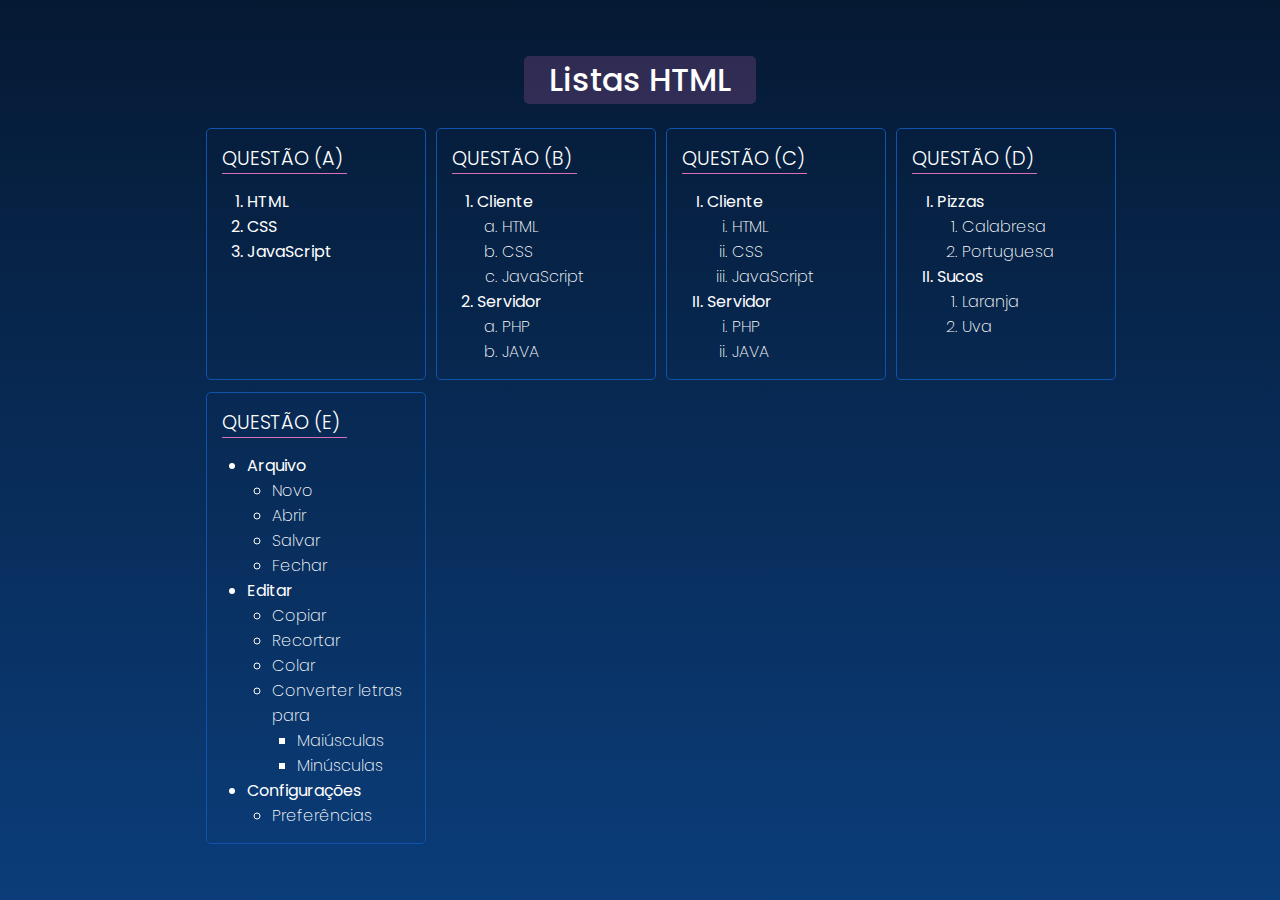
<file: listas/index.html>
<!DOCTYPE html>
<html lang="pt-br">
<head>
    <meta charset="UTF-8">
    <meta http-equiv="X-UA-Compatible" content="IE=edge">
    <meta name="viewport" content="width=device-width, initial-scale=1.0">
    <title>Listas</title>

    <!-- ESTILOS -->
    <link rel="stylesheet" href="style.css">

    <!-- FONTES -->
    <link rel="preconnect" href="https://fonts.googleapis.com">
    <link rel="preconnect" href="https://fonts.gstatic.com" crossorigin>
    <link href="https://fonts.googleapis.com/css2?family=Bebas+Neue&family=League+Spartan:wght@300;400;500;600&family=Poppins:ital,wght@0,100;0,200;0,300;0,400;0,500;0,600;0,700;0,800;0,900;1,100;1,200;1,300;1,400;1,500;1,600;1,700;1,800;1,900&family=Questrial&display=swap" rel="stylesheet">

    <!-- ÍCONES -->
    <link rel="stylesheet" href="https://cdnjs.cloudflare.com/ajax/libs/font-awesome/6.3.0/css/all.min.css" integrity="sha512-SzlrxWUlpfuzQ+pcUCosxcglQRNAq/DZjVsC0lE40xsADsfeQoEypE+enwcOiGjk/bSuGGKHEyjSoQ1zVisanQ==" crossorigin="anonymous" referrerpolicy="no-referrer" />
</head>
</head>
<body>
    <div class="container">
        <div class="title">
            <h1>Listas HTML</h1>
        </div>
        <div class="container-grid">
            <div class="box-lista">
                <h2>Questão (a)</h2>
                <ol>
                    <li>HTML</li>
                    <li>CSS</li>
                    <li>JavaScript</li>
                </ol>
            </div>
            <div class="box-lista">
                <h2>Questão (b)</h2>
                <ol>
                    <li>Cliente</li>
                        <ol type="a" class="sublist">
                            <li>HTML</li>
                            <li>CSS</li>
                            <li>JavaScript</li>
                        </ol>
                    <li>Servidor</li>
                        <ol type="a" class="sublist">
                            <li>PHP</li>
                            <li>JAVA</li>
                        </ol>
                </ol>
            </div>
            <div class="box-lista">
                <h2>Questão (c)</h2>
                <ol type="I">
                    <li>Cliente</li>
                        <ol type="i" class="sublist">
                            <li>HTML</li>
                            <li>CSS</li>
                            <li>JavaScript</li>
                        </ol>
                    <li>Servidor</li>
                        <ol type="i" class="sublist">
                            <li>PHP</li>
                            <li>JAVA</li>
                        </ol>
                </ol>
            </div>
            <div class="box-lista">
                <h2>Questão (d)</h2>
                <ol type="I">
                    <li>Pizzas</li>
                        <ol type="1" class="sublist">
                            <li>Calabresa</li>
                            <li>Portuguesa</li>
                        </ol>
                    <li>Sucos</li>
                        <ol type="1" class="sublist">
                            <li>Laranja</li>
                            <li>Uva</li>
                        </ol>
                </ol>
            </div>
            <div class="box-lista">
                <h2>Questão (e)</h2>
                <ul>
                    <li>Arquivo</li>
                        <ul class="sublist">
                            <li>Novo</li>
                            <li>Abrir</li>
                            <li>Salvar</li>
                            <li>Fechar</li>
                        </ul>
                    <li>Editar</li>
                        <ul class="sublist">
                            <li>Copiar</li>
                            <li>Recortar</li>
                            <li>Colar</li>

                            <li>Converter letras para</li>
                                <ul class="sublist">
                                    <li>Maiúsculas</li>
                                    <li>Minúsculas</li>
                                </ul>
                        </ul>
                    <li>Configurações</li>
                        <ul class="sublist">
                            <li>Preferências</li>
                        </ul>
                </ul>
            </div>
        </div>
    </div>
</body>
</html>
</file>
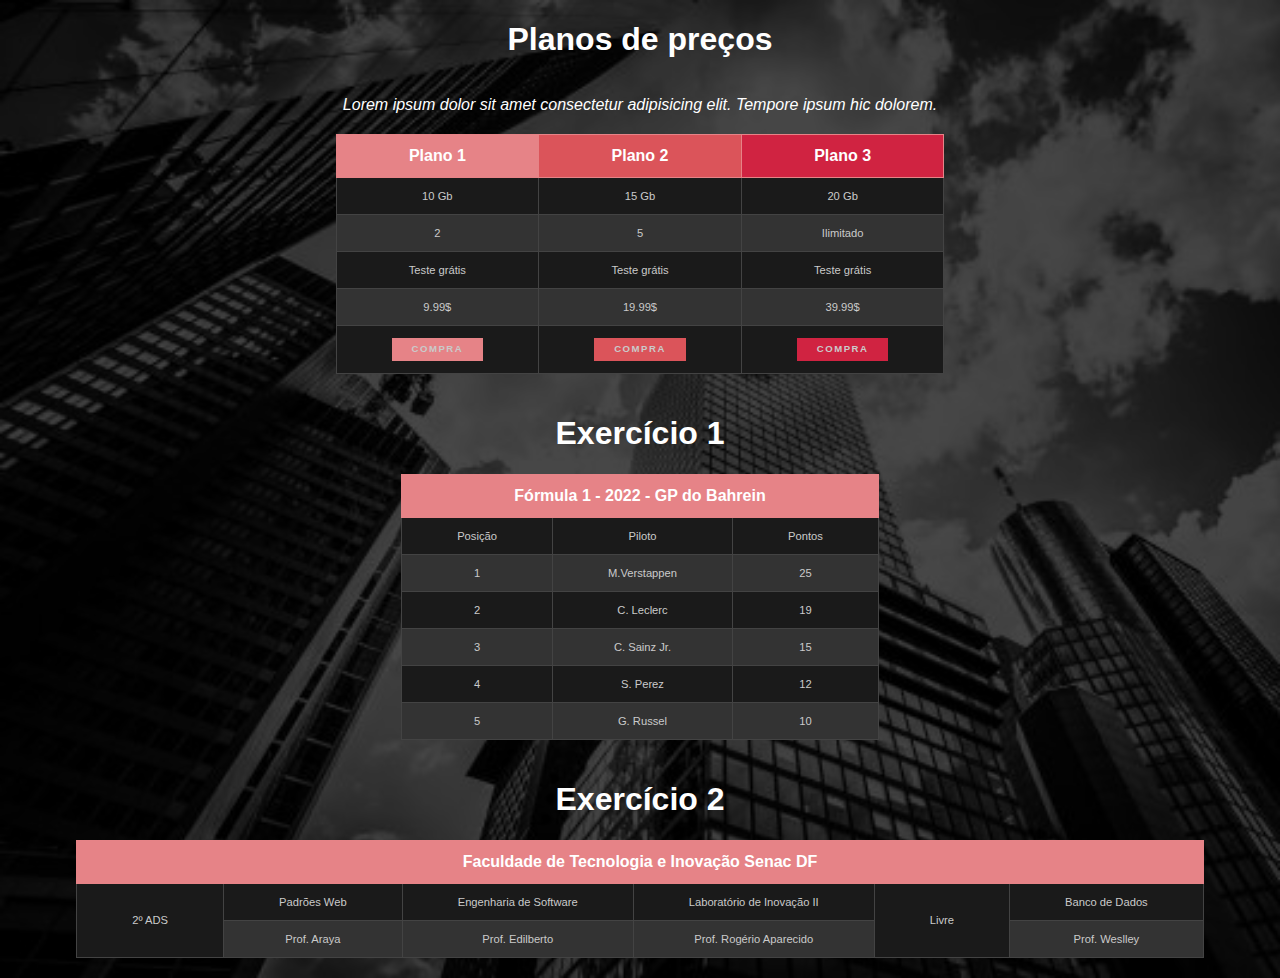
<file: tabelas/index.html>
<!DOCTYPE html>
<html lang="en">
<head>
    <meta charset="UTF-8">
    <meta http-equiv="X-UA-Compatible" content="IE=edge">
    <meta name="viewport" content="width=device-width, initial-scale=1.0">
    <link rel="stylesheet" href="style.css">
    <title>Plano de preços</title>
</head>
<body>

    <div class="container">

        <h1>Planos de preços</h1>
        <p>Lorem ipsum dolor sit amet consectetur adipisicing elit. Tempore ipsum hic dolorem.</p>

        <table>
            <tr>
                <th class="color1">Plano 1</th>
                <th class="color2">Plano 2</th>
                <th class="color3">Plano 3</th>
            </tr>
            <tr >
                <td>10 Gb</td>
                <td>15 Gb</td>
                <td>20 Gb</td>
            </tr>
            <tr >
                <td>2</td>
                <td>5</td>
                <td>Ilimitado</td>
            </tr>
            <tr>
                <td>Teste grátis</td>
                <td>Teste grátis</td>
                <td>Teste grátis</td>
            </tr>
            <tr>
                <td>9.99$</td>
                <td>19.99$</td>
                <td>39.99$</td>
            </tr>
            <tr>
                <td>
                    <div class="compra color1">compra</div>
                </td>
                <td>
                    <div class="compra color2">compra</div>
                </td>
                <td>
                    <div class="compra color3">compra</div>
                </td>
            </tr>
        </table>

        <h1>Exercício 1</h1>
        <table>
            <tr>
                <th class="color1" colspan="3">Fórmula 1 - 2022 - GP do Bahrein</th>
            </tr>
            <tr >
                <td>Posição</td>
                <td>Piloto</td>
                <td>Pontos</td>
            </tr>
            <tr >
                <td>1</td>
                <td>M.Verstappen</td>
                <td>25</td>
            </tr>
            <tr>
                <td>2</td>
                <td>C. Leclerc</td>
                <td>19</td>
            </tr>
            <tr>
                <td>3</td>
                <td>C. Sainz Jr. </td>
                <td>15</td>
            </tr>
            <tr>
                <td>4</td>
                <td>S. Perez</td>
                <td>12</td>
            </tr>
            <tr>
                <td>5</td>
                <td>G. Russel </td>
                <td>10</td>
            </tr>

        </table>

        <h1>Exercício 2</h1>
        <table>
            <tr>
                <th class="color1" colspan="6">Faculdade de Tecnologia e Inovação Senac DF</th>
            </tr>
            <tr >
                <td rowspan="2">2º ADS</td>
                <td>Padrões Web</td>
                <td>Engenharia de Software</td>
                <td>Laboratório de Inovação II</td>
                <td rowspan="2">Livre</td>
                <td>Banco de Dados</td>

            </tr>
            <tr >
                <td>Prof. Araya</td>
                <td>Prof. Edilberto</td>
                <td>Prof. Rogério Aparecido</td>
                <td>Prof. Weslley</td>
            </tr>
        </table>
    </div>
</body>
</html>
</file>
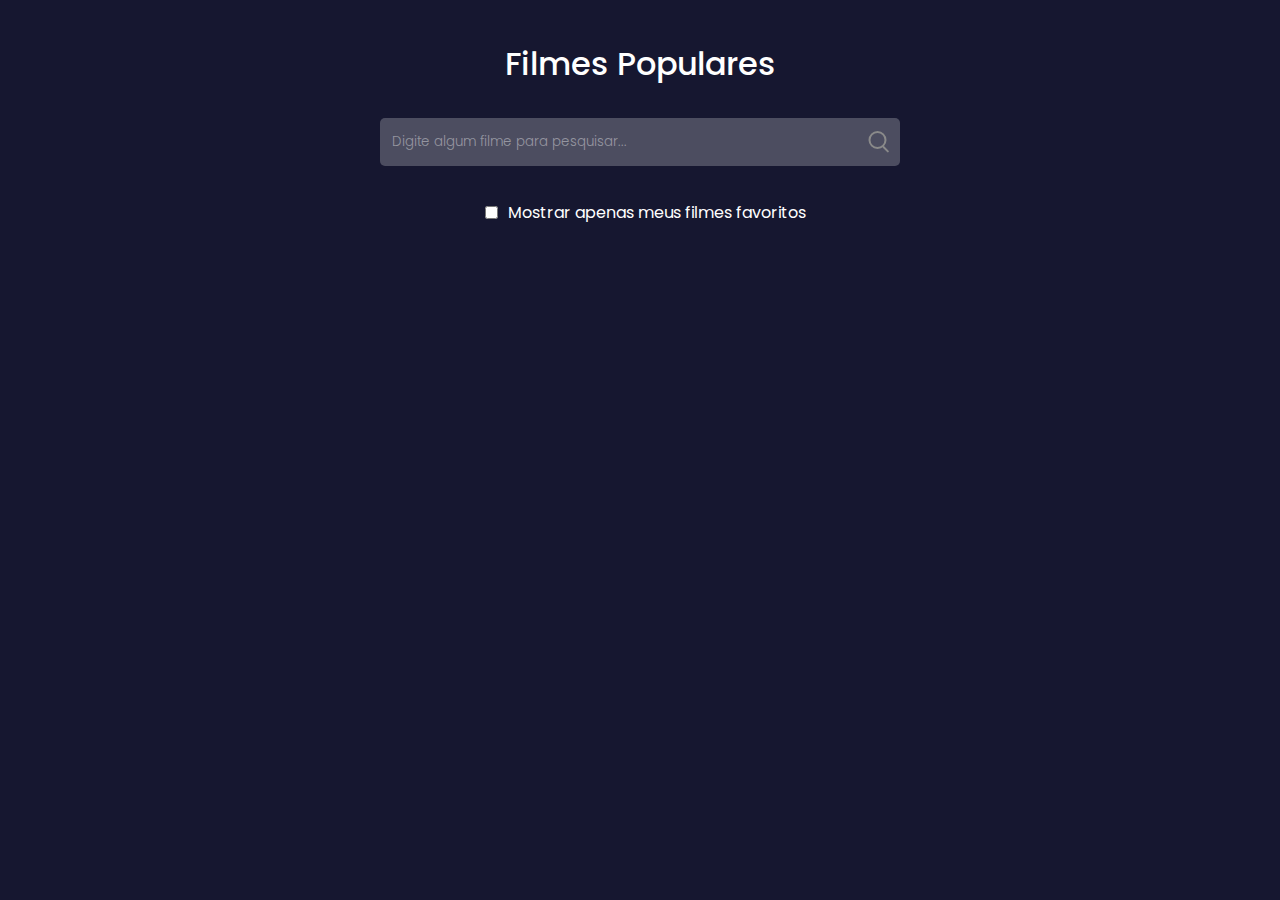
<file: desafiosAlura/apiFilmes/index.html>
<!DOCTYPE html>
<html lang="en">
<head>
    <meta charset="UTF-8">
    <meta http-equiv="X-UA-Compatible" content="IE=edge">
    <meta name="viewport" content="width=device-width, initial-scale=1.0">
    <title>API Filmes</title>
    <link rel="stylesheet" href="style.css">

    <link rel="preconnect" href="https://fonts.googleapis.com">
    <link rel="preconnect" href="https://fonts.gstatic.com" crossorigin>
    <link href="https://fonts.googleapis.com/css2?family=Poppins:ital,wght@0,100;0,200;0,300;0,400;0,500;0,600;0,700;0,800;1,100;1,200;1,300;1,400;1,500;1,600;1,700;1,800;1,900&display=swap" rel="stylesheet">
</head>

<body>
    <div class="container">
        <h1>Filmes Populares</h1>
        <div class="boxSearch">
            <input type="text" placeholder="Digite algum filme para pesquisar...">
                <svg class="boxSearch__icon" width="21" height="22" viewBox="0 0 21 22" fill="none" xmlns="http://www.w3.org/2000/svg">
                    <path d="M9 17C13.4183 17 17 13.4183 17 9C17 4.58172 13.4183 1 9 1C4.58172 1 1 4.58172 1 9C1 13.4183 4.58172 17 9 17Z" stroke="#8A8A8A" stroke-width="2" stroke-linecap="round" stroke-linejoin="round"/>
                    <path d="M19.35 20.35L15 16" stroke="#8A8A8A" stroke-width="2" stroke-linecap="round" stroke-linejoin="round"/>
                </svg>
            </input>
        </div>

        <div class="boxCheck">
            <input class="boxCheck" type="checkbox" id="checkFilm"/>
            <label for="checkFilm">Mostrar apenas meus filmes favoritos</label>
        </div>

        <!-- <section class="boxFilmes">
            <div class="boxFilmes__content contentImg">
                <img src="./img/image1.png" alt="">
            </div>
            <div class="boxFilmes__content contentMain__info">
                <h3>Avengers Endgame (2019)</h3>
                <div class="favoritar">
                    <div>
                        <img src="./img/Star.png" alt="">
                        <span>9.2</span>
                    </div>
                    <div>
                        <img src="./img/Heart.svg" alt="">
                        <span>Favoritar</span>
                    </div>
                </div>
            </div>
            <div class="boxFilmes__content contentInfo">
                <p>
                    Lorem Ipsum is simply dummy text of the printing and typesetting industry. Lorem Ipsum has been the industry's standard dummy text ever since the 1500s, when an unknown printer took a galley of type and scrambled it to make a type specimen book.
                </p>
            </div>
        </section> -->
    </div>

    <script src="script.js"></script>
</body>
</html>
</file>
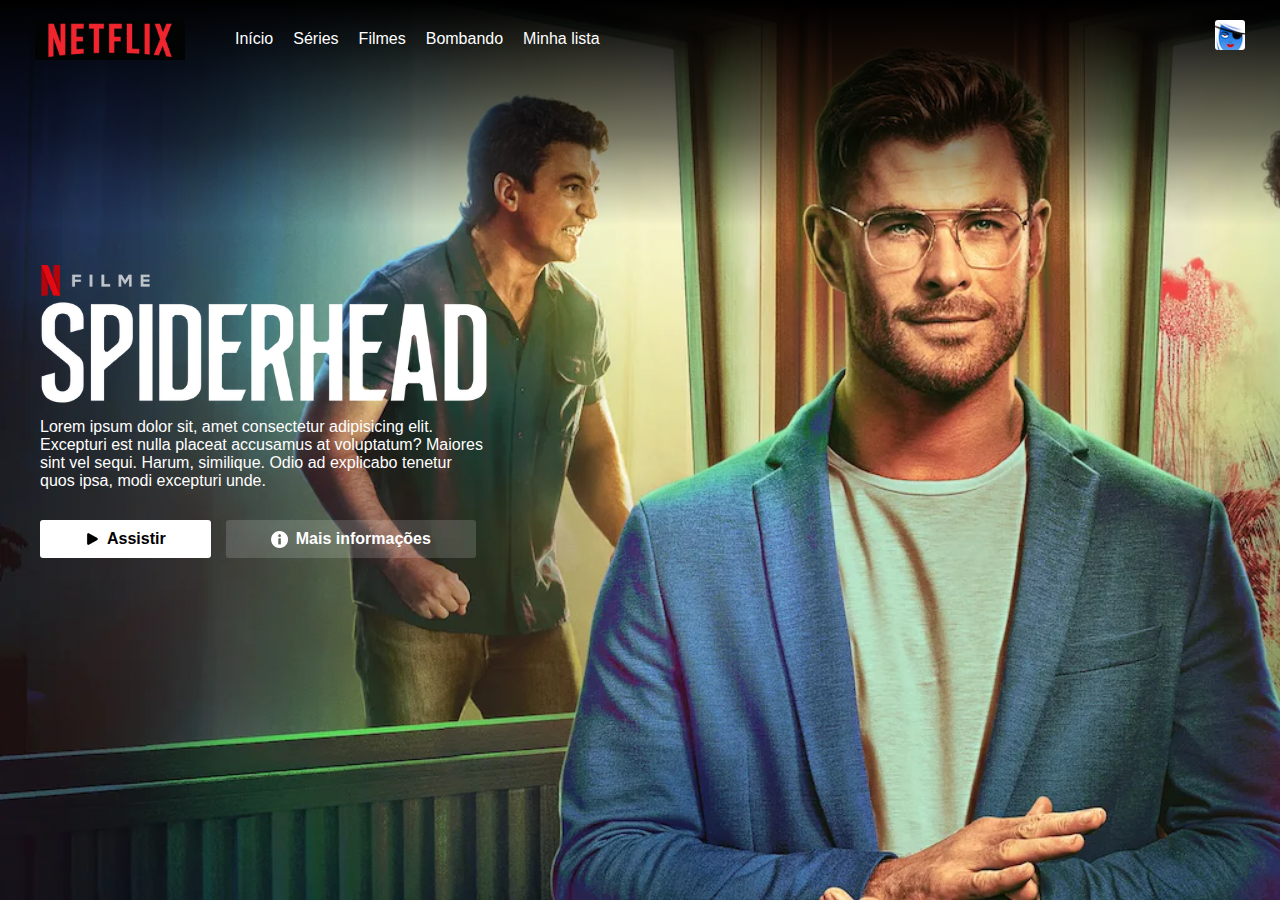
<file: desafiosAlura/netflix/index.html>
<!DOCTYPE html>
<html lang="en">
<head>
    <meta charset="UTF-8">
    <meta name="viewport" content="width=device-width, initial-scale=1.0">
    <link rel="stylesheet" href="./src/style.css">
    <title>Netflix</title>
</head>
<body>
    <div class="container">
        <header class="header_home">
            <div class="menu">
                <div class="menu_home">
                    <div>
                        <img src="./src/img/logo1.png" alt="Netflix">
                    </div>
                    <ul class="list_home">
                        <li>Início</li>
                        <li>Séries</li>
                        <li>Filmes</li>
                        <li>Bombando</li>
                        <li>Minha lista</li>
                    </ul>
                </div>
                <div class="menu_perfil">
                    <img src="./src/img/user1.png" alt="">
                </div>
            </div>

            <div class="header_main">
                <div class="header_mainTxt">
                    <img src="./src/img/poster1.png" alt="">
                    <p>
                        Lorem ipsum dolor sit, amet consectetur adipisicing elit. Excepturi est nulla placeat accusamus at voluptatum? Maiores sint vel sequi. Harum, similique. Odio ad explicabo tenetur quos ipsa, modi excepturi unde.
                    </p>

                    <div class="header_btn">
                        <div class="btn_assistir"> <img src="./src/img/play.png" alt=""> Assistir</div>
                        <div class="btn_info"> <img src="./src/img/info-64.png" alt=""> Mais informações</div>
                    </div>
                </div>
            </div>
        </header>

        <main>

        </main>

        <footer>

        </footer>
    </div>
</body>
</html>
</file>
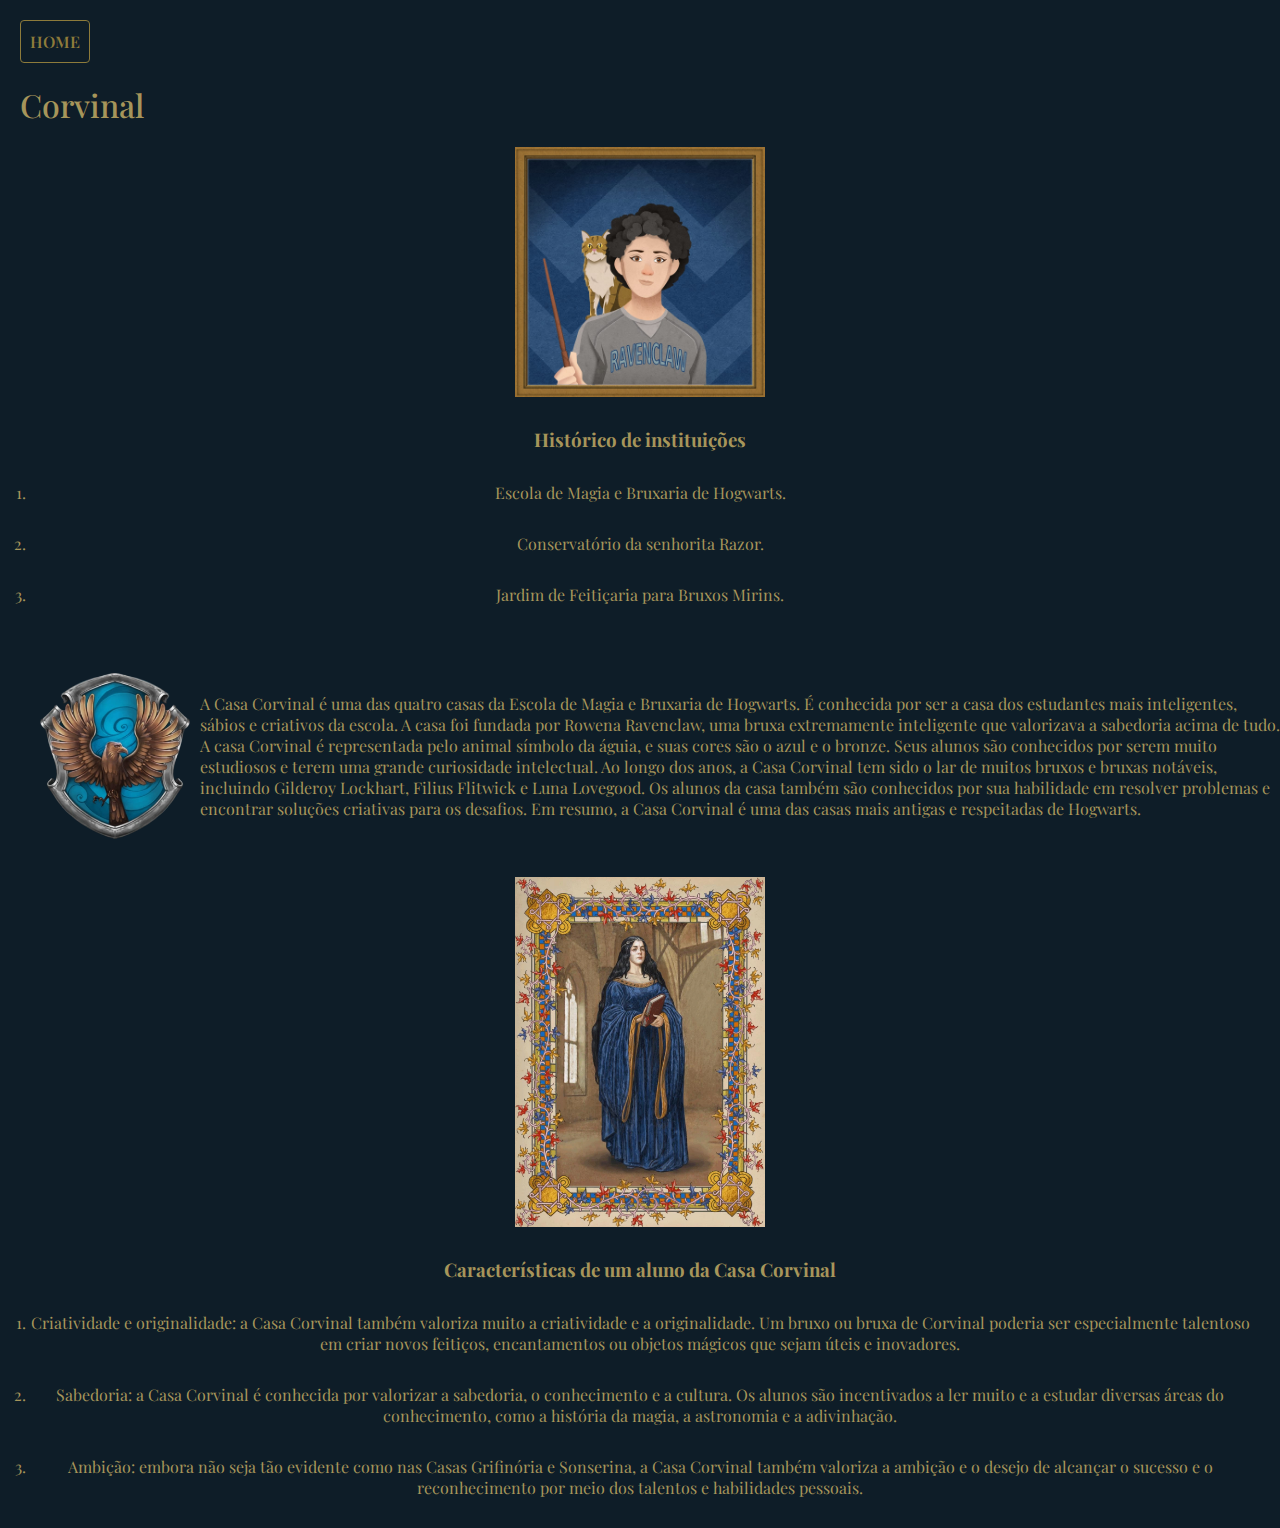
<file: site/equipe/corvinal.html>
<!DOCTYPE html>
<html lang="pt-br">
<head>
    <meta charset="UTF-8">
    <meta http-equiv="X-UA-Compatible" content="IE=edge">
    <meta name="viewport" content="width=device-width, initial-scale=1.0">
    <title>Corvinal</title>

    <link rel="shortcut icon" href="../imagens/icon/corvinal.ico">

    <link rel="stylesheet" href="../style.css">
</head>
<body>

    <a href="../index.html">
        <div class="btnVoltar">Home</div>
    </a>
    
    <h1>Corvinal</h1>
    <br>
    <img src="../imagens/letícia_avatar.jpg" alt="letícia_avatar" width="250" style="display:block; margin-left:auto; margin-right:auto;">
    <div>
        <ol class="ol-corvinal" type="1">
        <h3 style="margin: 30px;">Histórico de instituições</h3>
          <li style="margin: 30px;">Escola de Magia e Bruxaria de Hogwarts.</li>
          <li style="margin: 30px;">Conservatório da senhorita Razor.</li>
          <li style="margin: 30px;">Jardim de Feitiçaria para Bruxos Mirins.</li>
        </ol>
    <br>
    <div style="height:200px; display:flex; align-items:center;">
        <img src="../imagens/brasão_corvinal.png" alt="brasão_corvinal" width="150" style="float:left; margin-right:10px; margin-left:40px;">
        <p style="text-align: left;" style="margin-top: 10px; margin-right: 40px; margin-bottom: 10px; margin-left: 40px;">
         A Casa Corvinal é uma das quatro casas da Escola de Magia e Bruxaria de Hogwarts. É conhecida por ser a casa dos estudantes mais inteligentes, sábios e criativos da escola. A casa foi fundada por Rowena Ravenclaw, uma bruxa extremamente inteligente que valorizava a sabedoria acima de tudo. A casa Corvinal é representada pelo animal símbolo da águia, e suas cores são o azul e o bronze. Seus alunos são conhecidos por serem muito estudiosos e terem uma grande curiosidade intelectual. Ao longo dos anos, a Casa Corvinal tem sido o lar de muitos bruxos e bruxas notáveis, incluindo Gilderoy Lockhart, Filius Flitwick e Luna Lovegood. Os alunos da casa também são conhecidos por sua habilidade em resolver problemas e encontrar soluções criativas para os desafios. Em resumo, a Casa Corvinal é uma das casas mais antigas e respeitadas de Hogwarts.
        </p>
    </div>
    <br>
    <img src="../imagens/rowena_ravenclaw.jpg" alt="rowena_ravenclaw" width="250" style="display:block; margin-left:auto; margin-right:auto;">
    <div class="center">
        <ol class="ol-corvinal" type="1">
        <h3 style="margin: 30px;"> Características de um aluno da Casa Corvinal</h3>
          <li style="margin: 30px;"> Criatividade e originalidade: a Casa Corvinal também valoriza muito a criatividade e a originalidade. Um bruxo ou bruxa de Corvinal poderia ser especialmente talentoso em criar novos feitiços, encantamentos ou objetos mágicos que sejam úteis e inovadores.</li>
          <li style="margin: 30px;"> Sabedoria: a Casa Corvinal é conhecida por valorizar a sabedoria, o conhecimento e a cultura. Os alunos são incentivados a ler muito e a estudar diversas áreas do conhecimento, como a história da magia, a astronomia e a adivinhação.</li>
          <li style="margin: 30px;"> Ambição: embora não seja tão evidente como nas Casas Grifinória e Sonserina, a Casa Corvinal também valoriza a ambição e o desejo de alcançar o sucesso e o reconhecimento por meio dos talentos e habilidades pessoais.</li>
        </ol>
    </div>
      
</body>
</html>
</file>
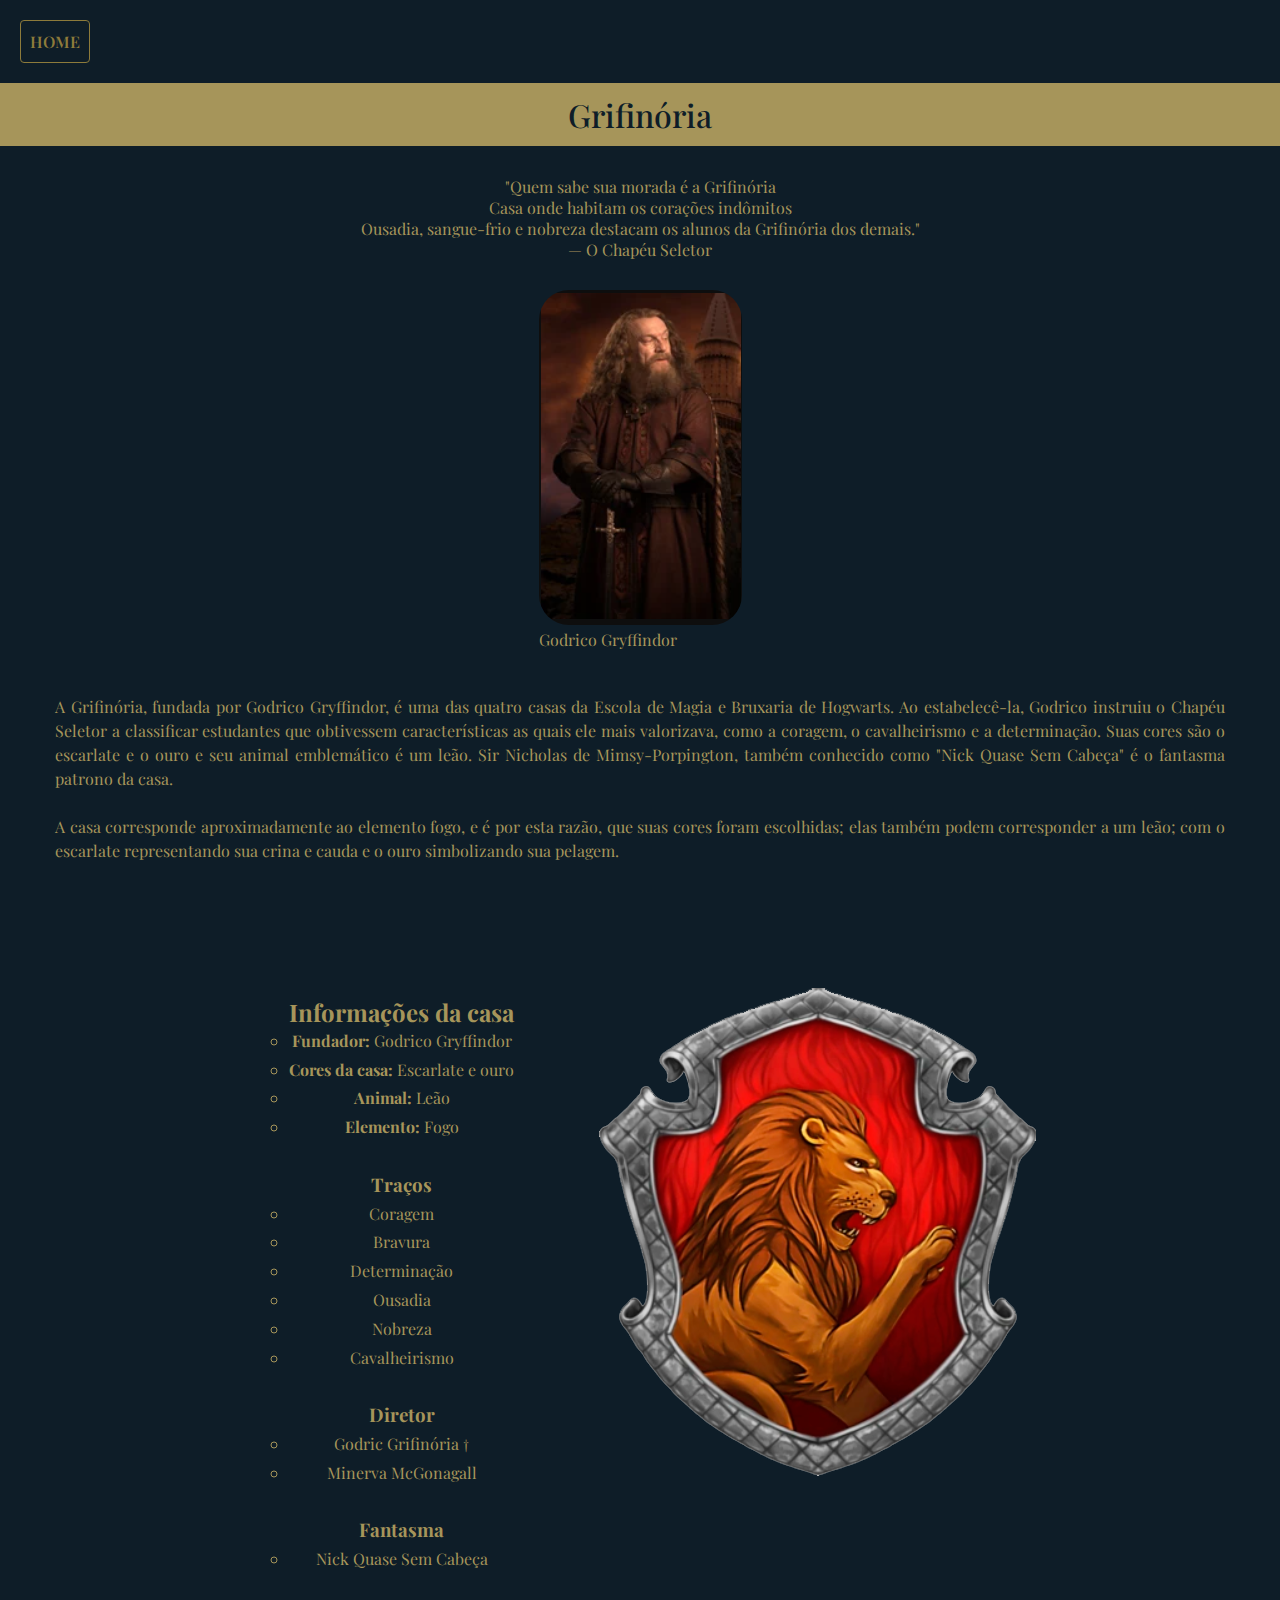
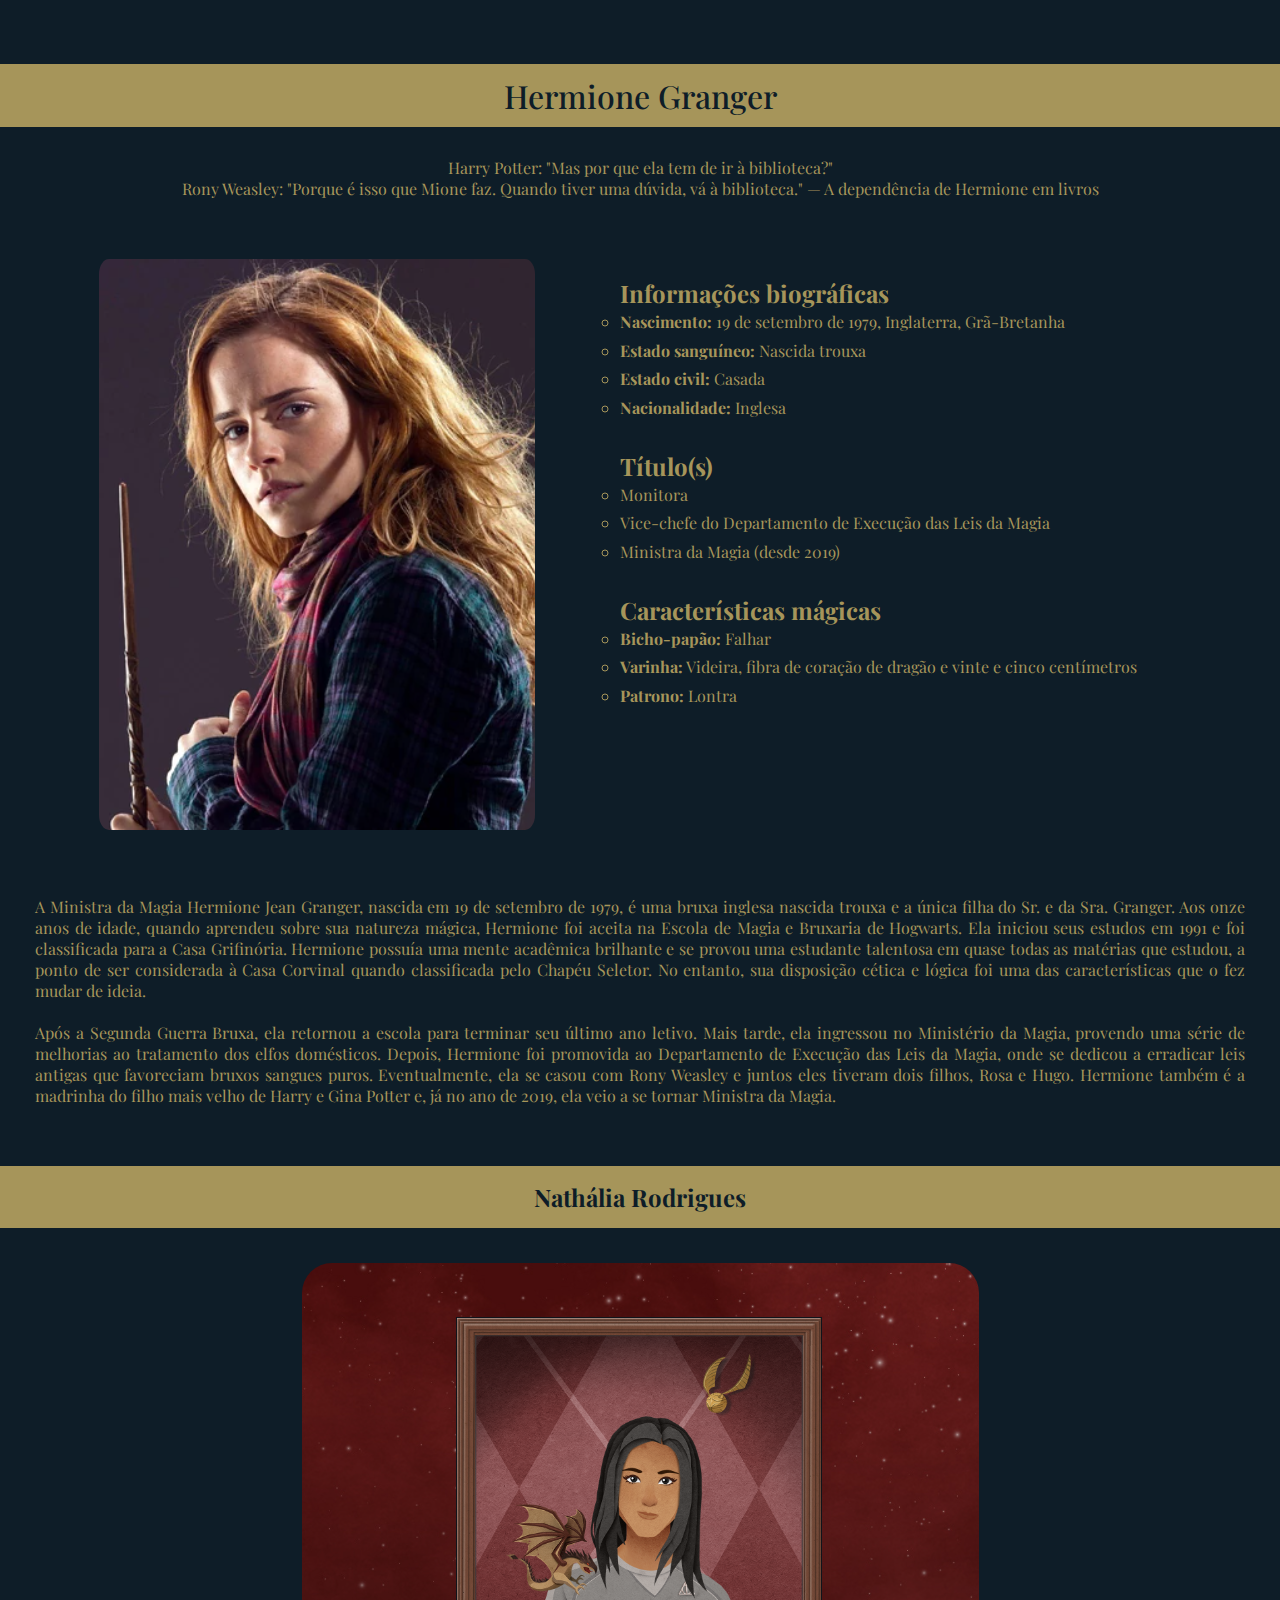
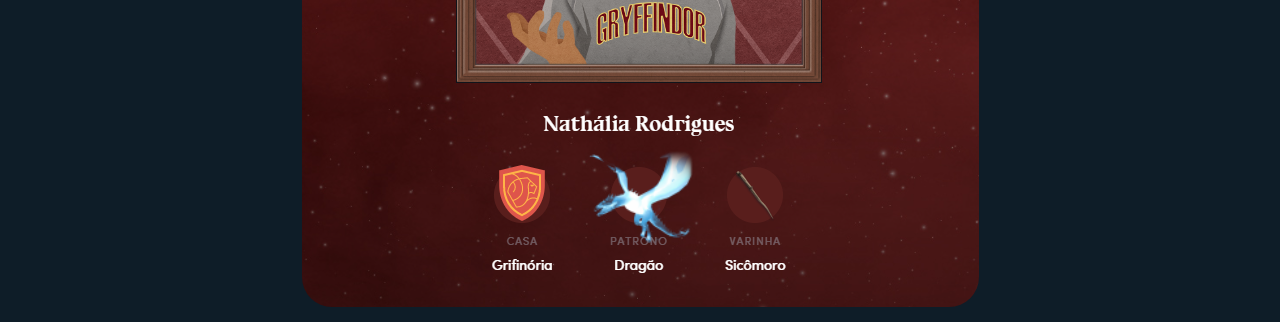
<file: site/equipe/grifinoria.html>
<!DOCTYPE html>
<html lang="pt-br">
<head>
    <meta charset="UTF-8">
    <meta http-equiv="X-UA-Compatible" content="IE=edge">
    <meta name="viewport" content="width=device-width, initial-scale=1.0">
    <title>Grifinória</title>

    <link rel="shortcut icon" href="../imagens/icon/grifinoria.ico">

    <link rel="stylesheet" href="../style.css">
</head>
<body>
    <a href="../index.html">
        <div class="btnVoltar">Home</div>
    </a>
    <div>
        <div id="inicio">
            <h1>Grifinória</h1>
            <p>"Quem sabe sua morada é a Grifinória <br>
                Casa onde habitam os corações indômitos <br>
                Ousadia, sangue-frio e nobreza destacam os alunos da Grifinória dos demais."<br> 
                — O Chapéu Seletor</p>
        </div>

        <div id="inicio-img">
            <figure><img src="../imagens/fundador.PNG" alt="">
                <figcaption>Godrico Gryffindor</figcaption>
            </figure>
        </div>

            <div class="inicio-fundador">

                <div id="inicio-sobre">
                    <p>A Grifinória, fundada por Godrico Gryffindor, é uma das quatro casas da Escola de Magia e Bruxaria de Hogwarts. Ao estabelecê-la, Godrico instruiu o Chapéu Seletor a classificar estudantes que obtivessem características as quais ele mais valorizava, como a coragem, o cavalheirismo e a determinação. Suas cores são o escarlate e o ouro e seu animal emblemático é um leão. Sir Nicholas de Mimsy-Porpington, também conhecido como "Nick Quase Sem Cabeça" é o fantasma patrono da casa.</p>
                    <br>
                    <p>A casa corresponde aproximadamente ao elemento fogo, e é por esta razão, que suas cores foram escolhidas; elas também podem corresponder a um leão; com o escarlate representando sua crina e cauda e o ouro simbolizando sua pelagem.</p>
                </div>
            </div>
    </div>

    <div id="casa">

        <div class="casa-lista">
            <div>
                <h2>Informações da casa</h2>
                <ol style="list-style-type: circle;">
                    <li><strong>Fundador:</strong> Godrico Gryffindor</li>
                    <li><strong>Cores da casa:</strong> Escarlate e ouro</li>
                    <li><strong>Animal:</strong> Leão</li>
                    <li><strong>Elemento:</strong> Fogo</li>
                </ol>
            </div>
            <br>
            <div>
                <h3>Traços</h3>
                <ol style="list-style-type: circle;">
                    <li>Coragem</li>
                    <li>Bravura</li>
                    <li>Determinação</li>
                    <li>Ousadia</li>
                    <li>Nobreza</li>
                    <li>Cavalheirismo</li>
                </ol>
            </div>

            <br>

            <div>
                <h3>Diretor</h3>
                <ol style="list-style-type: circle;">
                    <li>Godric Grifinória †</li>
                    <li>Minerva McGonagall</li>
                </ol>
            </div>

            <br>

            <div>
                <h3>Fantasma</h3>
                <ol style="list-style-type: circle;">
                    <li>Nick Quase Sem Cabeça</li>
                </ol>
            </div>
        </div>

            <div><img id="animal" src="../imagens/grifinoria.PNG" alt=""></div>
    </div>

    <div id="hermione">
        <h1>Hermione Granger</h1>
        <p>Harry Potter: "Mas por que ela tem de ir à biblioteca?"<br>
            Rony Weasley: "Porque é isso que Mione faz. Quando tiver uma dúvida, vá à biblioteca."
            — A dependência de Hermione em livros</p>

       <div class="hermione-bio">
           <div><img src="../imagens/hermione.PNG" alt=""></div>

            <div class="hermione-lista">
                <h2>Informações biográficas</h2>
                <ol style="list-style-type: circle;">
                    <li><strong>Nascimento:</strong> 19 de setembro de 1979, Inglaterra, Grã-Bretanha</li>
                    <li><strong>Estado sanguíneo:</strong> Nascida trouxa</li>
                    <li><strong>Estado civil:</strong> Casada</li>
                    <li><strong>Nacionalidade:</strong> Inglesa</li>
                </ol>

                <br>

                <h2>Título(s)</h2>
                <ol style="list-style-type: circle;">
                    <li>Monitora</li>
                    <li>Vice-chefe do Departamento de Execução das Leis da Magia</li>
                    <li>Ministra da Magia (desde 2019)</li>
                </ol>

                <br>

                <h2>Características mágicas</h2>
                <ol style="list-style-type: circle;">
                    <li><strong>Bicho-papão:</strong> Falhar</li>
                    <li><strong>Varinha:</strong> Videira, fibra de coração de dragão e vinte e cinco centímetros</li>
                    <li><strong>Patrono:</strong> Lontra</li>
                </ol>
            </div>
       </div>

    <div class="hermione-sobre">
        <p>A Ministra da Magia Hermione Jean Granger, nascida em 19 de setembro de 1979, é uma bruxa inglesa nascida trouxa e a única filha do Sr. e da Sra. Granger. Aos onze anos de idade, quando aprendeu sobre sua natureza mágica, Hermione foi aceita na Escola de Magia e Bruxaria de Hogwarts. Ela iniciou seus estudos em 1991 e foi classificada para a Casa Grifinória. Hermione possuía uma mente acadêmica brilhante e se provou uma estudante talentosa em quase todas as matérias que estudou, a ponto de ser considerada à Casa Corvinal quando classificada pelo Chapéu Seletor. No entanto, sua disposição cética e lógica foi uma das características que o fez mudar de ideia.</p>
        <br>
        <p>Após a Segunda Guerra Bruxa, ela retornou a escola para terminar seu último ano letivo. Mais tarde, ela ingressou no Ministério da Magia, provendo uma série de melhorias ao tratamento dos elfos domésticos. Depois, Hermione foi promovida ao Departamento de Execução das Leis da Magia, onde se dedicou a erradicar leis antigas que favoreciam bruxos sangues puros. Eventualmente, ela se casou com Rony Weasley e juntos eles tiveram dois filhos, Rosa e Hugo. Hermione também é a madrinha do filho mais velho de Harry e Gina Potter e, já no ano de 2019, ela veio a se tornar Ministra da Magia.</p>
    </div>
</body>

<footer>
    <div>
        <h2>Nathália Rodrigues</h2>
    </div>
    <div id="eu">
        <img src="../imagens/eu.PNG" alt="">
    </div>
</footer>
</html>
</file>
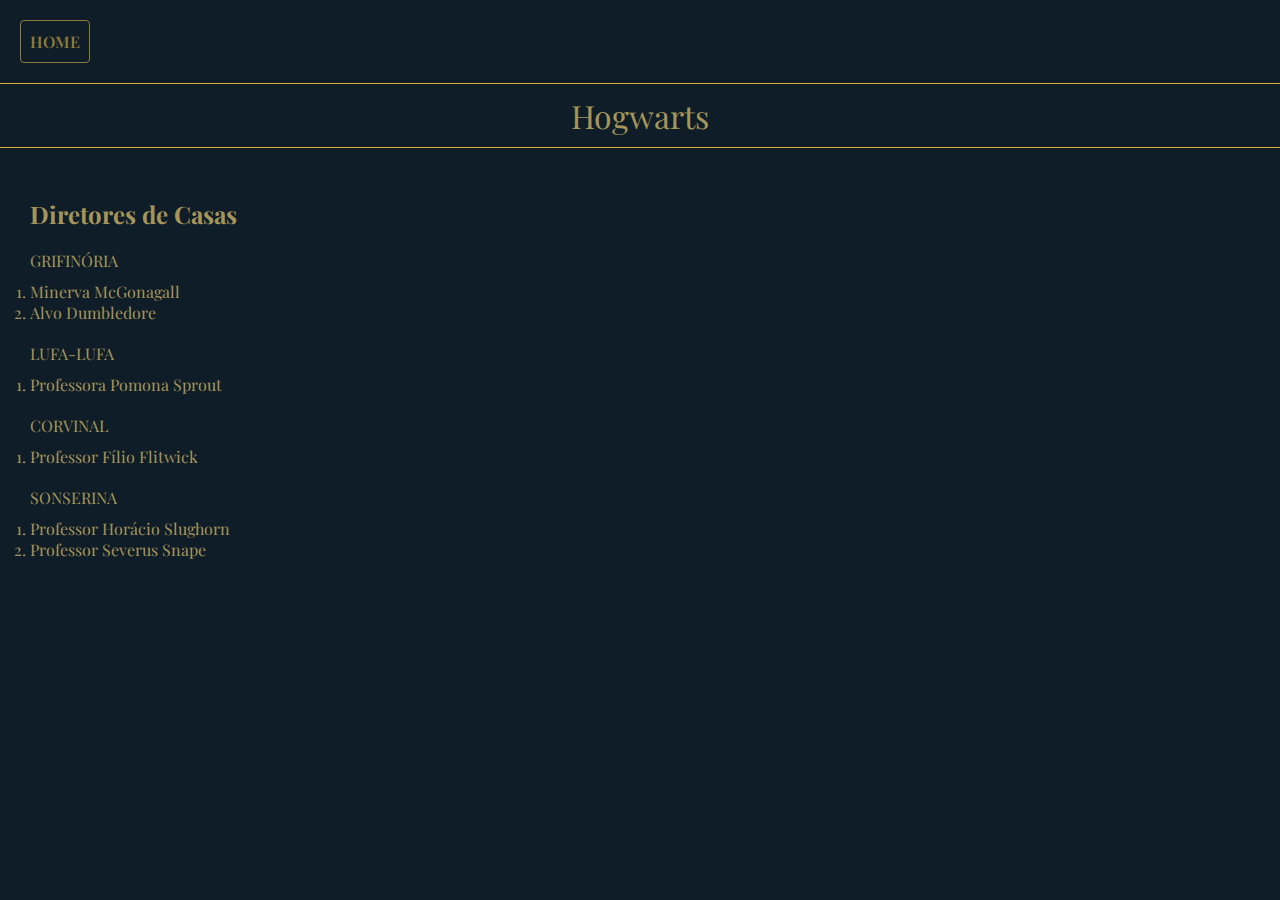
<file: site/equipe/hogwarts.html>
<!DOCTYPE html>
<html lang="pt-br">
<head>
    <meta charset="UTF-8">
    <meta http-equiv="X-UA-Compatible" content="IE=edge">
    <meta name="viewport" content="width=device-width, initial-scale=1.0">
    <title>Hogwarts</title>
    <link rel="shortcut icon" href="../imagens/icon/hogwarts.ico">

    <link rel="stylesheet" href="../style.css">
</head>
<body>
     
    <a href="../index.html">
        <div class="btnVoltar">Home</div>
    </a>

    <h1 class="casa-titulo">Hogwarts</h1>

    <div class="container-hogwarts">

        <h2>Diretores de Casas</h2>
   
        <p>Grifinória</p>

        <ol>
            <li>Minerva McGonagall</li>
            <li>Alvo Dumbledore</li>
        </ol>

        <p>Lufa-Lufa</p>

        <ol>
            <li>Professora Pomona Sprout</li>
        </ol>

        <p>Corvinal</p>

        <ol>
            <li>Professor Fílio Flitwick</li>
        </ol>

        <p>Sonserina</p>

        <ol>
            <li>Professor Horácio Slughorn</li>
            <li>Professor Severus Snape</li>
        </ol>
    </div>
</body>
</html>
</file>
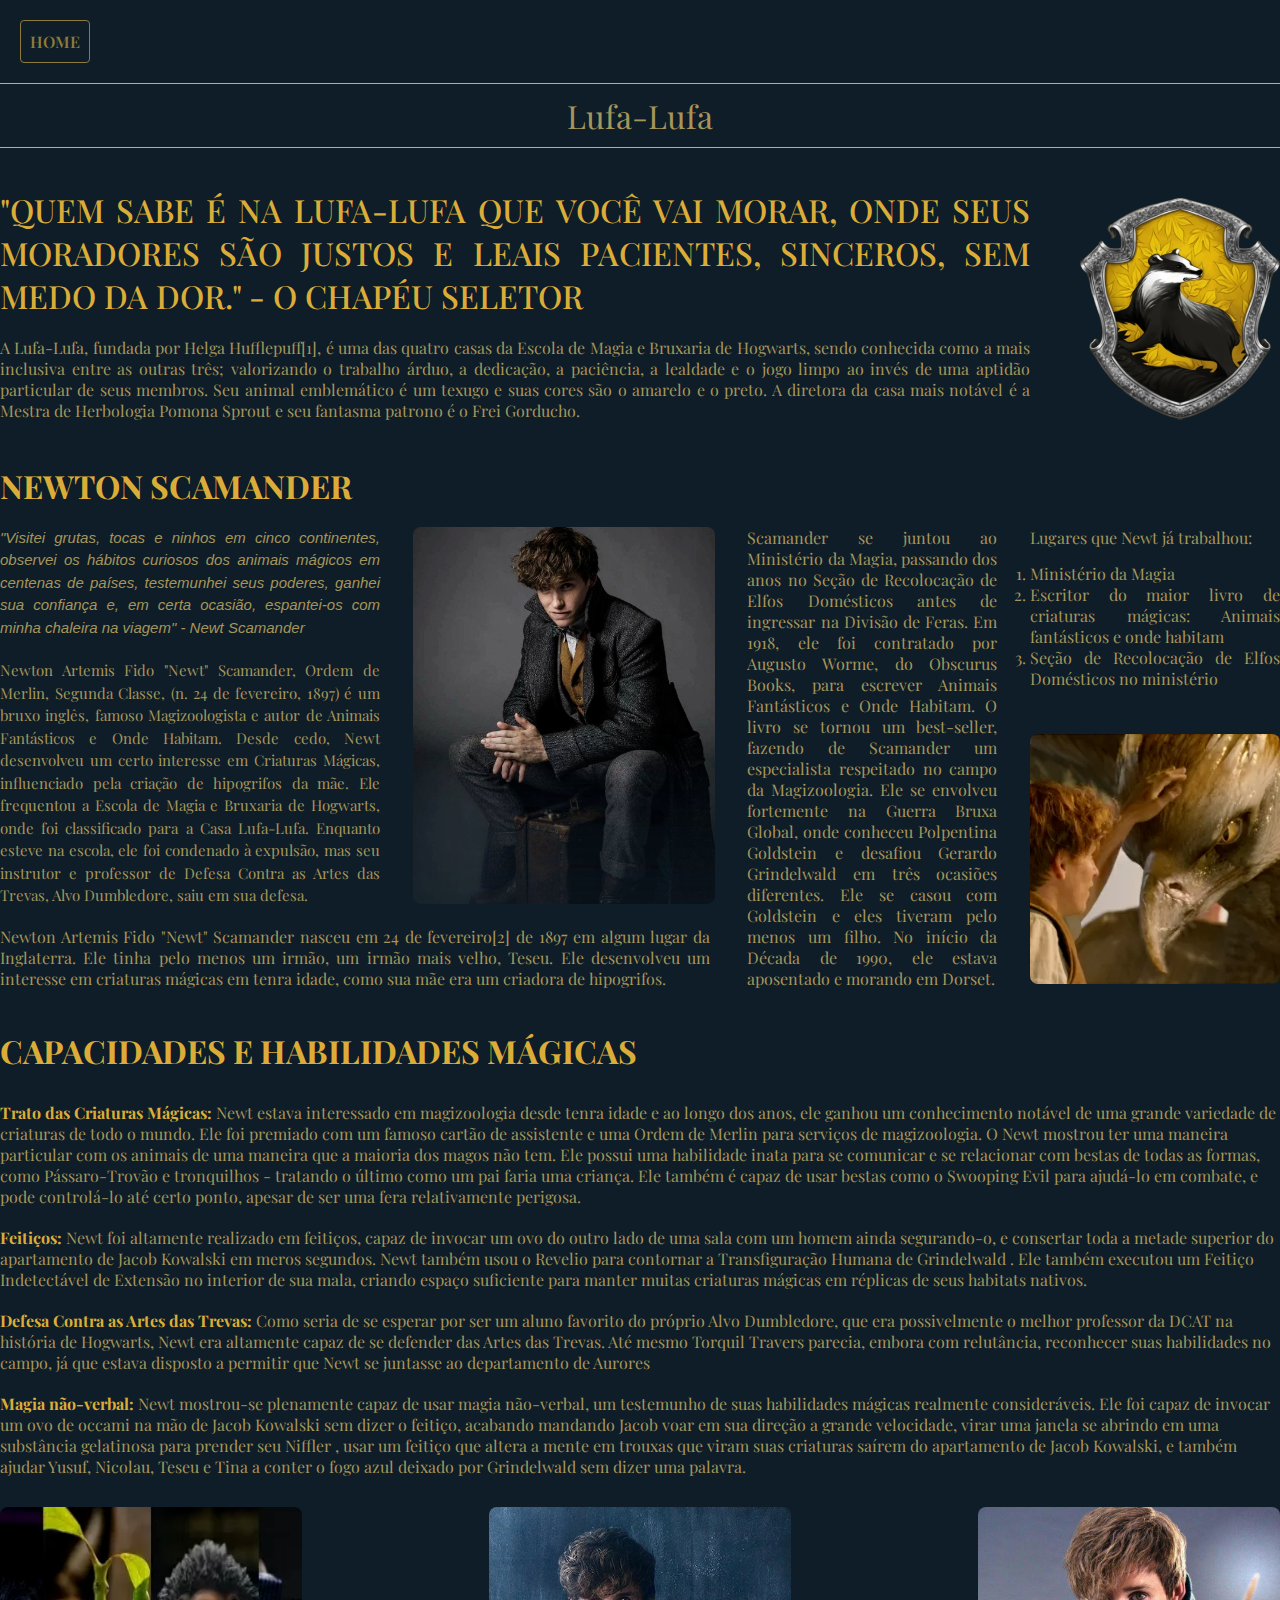
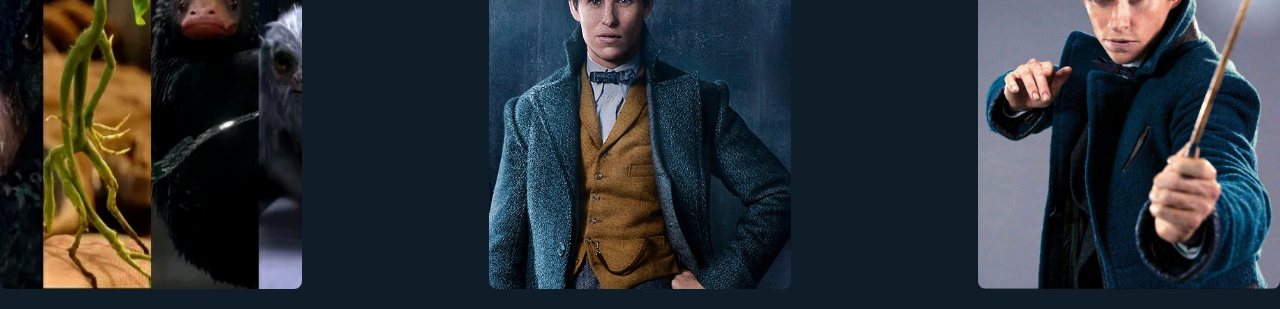
<file: site/equipe/lufa-lufa.html>
<!DOCTYPE html>
<html lang="pt-br">
<head>
    <meta charset="UTF-8">
    <meta http-equiv="X-UA-Compatible" content="IE=edge">
    <meta name="viewport" content="width=device-width, initial-scale=1.0">
    <title>Lufa-lufa</title>
    <link rel="shortcut icon" href="../imagens/icon/lufa-lufa.ico">

    <link rel="stylesheet" href="../style.css">
</head>
<body>

    <div class="container-lufa-lufa">

        <a href="../index.html">
            <div class="btnVoltar">Home</div>
        </a>

        <h1 class="casa-titulo">Lufa-Lufa</h1>  
        
        <div class="container-ul">

            <div class="lufa-lufa-titulo-p">
                <h1 class="h1-newt home-lufa">"Quem sabe é na Lufa-Lufa que você vai morar, Onde seus moradores são justos e leais Pacientes, sinceros, sem medo da dor." -  O Chapéu Seletor</h1>
                <p  class="p-justify">
                    A Lufa-Lufa, fundada por Helga Hufflepuff[1], é uma das quatro casas da Escola de Magia e Bruxaria de Hogwarts, sendo conhecida como a mais inclusiva entre as outras três; valorizando o trabalho árduo, a dedicação, a paciência, a lealdade e o jogo limpo ao invés de uma aptidão particular de seus membros. Seu animal emblemático é um texugo e suas cores são o amarelo e o preto. A diretora da casa mais notável é a Mestra de Herbologia Pomona Sprout e seu fantasma patrono é o Frei Gorducho.
                </p>
            </div>
           
            <div class="lufa-lufa__img">
                 <img src="../imagens/Hufflepuff_ClearBG.webp" alt="">
            </div>
        </div>

        <h2 class="h1-newt">Newton Scamander</h2>  

        <div class="container-ul">
            <div class="col">
                <p class="container-ul-citacao">
                    "Visitei grutas, tocas e ninhos em cinco continentes, observei os hábitos curiosos dos animais mágicos em centenas de países, testemunhei seus poderes, ganhei sua confiança e, em certa ocasião, espantei-os com minha chaleira na viagem" - Newt Scamander
                </p>

                <div class="container-ul-p">
                    <p>
                        Newton Artemis Fido "Newt" Scamander, Ordem de Merlin, Segunda Classe, (n. 24 de fevereiro, 1897) é um bruxo inglês, famoso Magizoologista e autor de Animais Fantásticos e Onde Habitam. Desde cedo, Newt desenvolveu um certo interesse em Criaturas Mágicas, influenciado pela criação de hipogrifos da mãe. Ele frequentou a Escola de Magia e Bruxaria de Hogwarts, onde foi classificado para a Casa Lufa-Lufa. Enquanto esteve na escola, ele foi condenado à expulsão, mas seu instrutor e professor de Defesa Contra as Artes das Trevas, Alvo Dumbledore, saiu em sua defesa. 
                    </p>
                </div>

                <div class="container-baixo">
                    <p>
                        Newton Artemis Fido "Newt" Scamander nasceu em 24 de fevereiro[2] de 1897 em algum lugar da Inglaterra. Ele tinha pelo menos um irmão, um irmão mais velho, Teseu. Ele desenvolveu um interesse em criaturas mágicas em tenra idade, como sua mãe era um criadora de hipogrifos.
                    </p>
                </div>
            </div>
           
            <div class="col">
                <img src="../imagens/newt.png" alt="" class="newt-img">
            </div>

            <div class="col-historia">
                Scamander se juntou ao Ministério da Magia, passando dos anos no Seção de Recolocação de Elfos Domésticos antes de ingressar na Divisão de Feras. Em 1918, ele foi contratado por Augusto Worme, do Obscurus Books, para escrever Animais Fantásticos e Onde Habitam. O livro se tornou um best-seller, fazendo de Scamander um especialista respeitado no campo da Magizoologia. Ele se envolveu fortemente na Guerra Bruxa Global, onde conheceu Polpentina Goldstein e desafiou Gerardo Grindelwald em três ocasiões diferentes. Ele se casou com Goldstein e eles tiveram pelo menos um filho. No início da Década de 1990, ele estava aposentado e morando em Dorset.
            </div>

            <div class="col-historia">
                <p class="p-lista-newt">Lugares que Newt já trabalhou:</p>
                <ol>
                    <li>Ministério da Magia</li>
                    <li>Escritor do maior livro de criaturas mágicas: Animais fantásticos e onde habitam</li>
                    <li> Seção de Recolocação de Elfos Domésticos no ministério</li>
                </ol>

                <div class="img-animais">
                    <img src="../imagens/cena-do-filme-animais-fantasticos-e-onde-habitam-2016-de-david-yates-1479233375012_300x300.jpg.png" alt="">
                </div>
            </div>
        </div>

        <h2 class="h1-newt">Capacidades e habilidades mágicas</h2>  

        <div class="container-ul">
            <ol class="habilidades-newt">
                <li><strong class="bold-newt">Trato das Criaturas Mágicas:</strong> Newt estava interessado em magizoologia desde tenra idade e ao longo dos anos, ele ganhou um conhecimento notável de uma grande variedade de criaturas de todo o mundo. Ele foi premiado com um famoso cartão de assistente e uma Ordem de Merlin para serviços de magizoologia. O Newt mostrou ter uma maneira particular com os animais de uma maneira que a maioria dos magos não tem. Ele possui uma habilidade inata para se comunicar e se relacionar com bestas de todas as formas, como Pássaro-Trovão e tronquilhos - tratando o último como um pai faria uma criança. Ele também é capaz de usar bestas como o Swooping Evil para ajudá-lo em combate, e pode controlá-lo até certo ponto, apesar de ser uma fera relativamente perigosa.</li>
                <li><strong class="bold-newt">Feitiços:</strong> Newt foi altamente realizado em feitiços, capaz de invocar um ovo do outro lado de uma sala com um homem ainda segurando-o, e consertar toda a metade superior do apartamento de Jacob Kowalski em meros segundos. Newt também usou o Revelio para contornar a Transfiguração Humana de Grindelwald . Ele também executou um Feitiço Indetectável de Extensão no interior de sua mala, criando espaço suficiente para manter muitas criaturas mágicas em réplicas de seus habitats nativos.</li>
                <li><strong class="bold-newt">Defesa Contra as Artes das Trevas:</strong> Como seria de se esperar por ser um aluno favorito do próprio Alvo Dumbledore, que era possivelmente o melhor professor da DCAT na história de Hogwarts, Newt era altamente capaz de se defender das Artes das Trevas. Até mesmo Torquil Travers parecia, embora com relutância, reconhecer suas habilidades no campo, já que estava disposto a permitir que Newt se juntasse ao departamento de Aurores</li>
                <li><strong class="bold-newt">Magia não-verbal:</strong> Newt mostrou-se plenamente capaz de usar magia não-verbal, um testemunho de suas habilidades mágicas realmente consideráveis. Ele foi capaz de invocar um ovo de occami na mão de Jacob Kowalski sem dizer o feitiço, acabando mandando Jacob voar em sua direção a grande velocidade, virar uma janela se abrindo em uma substância gelatinosa para prender seu Niffler , usar um feitiço que altera a mente em trouxas que viram suas criaturas saírem do apartamento de Jacob Kowalski, e também ajudar Yusuf, Nicolau, Teseu e Tina a conter o fogo azul deixado por Grindelwald sem dizer uma palavra. </li>
            </ol>
        </div>

        <div class="container-ul">
            <img class="img-newt" src="../imagens/cenas-do-filme-animais-fantasticos-e-onde-habitam-2016-de-david-yates-1478556397290_300x300.jpg.png" alt="">
            <img class="img-newt" src="../imagens/COGW_Newt_Scamander.webp" alt="">
            <img class="img-newt" src="../imagens/3bb453a3c253d4245210e0ddceae01efc2905380_hq.jpg" alt="">
        </div>
    </div>
</body>
</html>
</file>
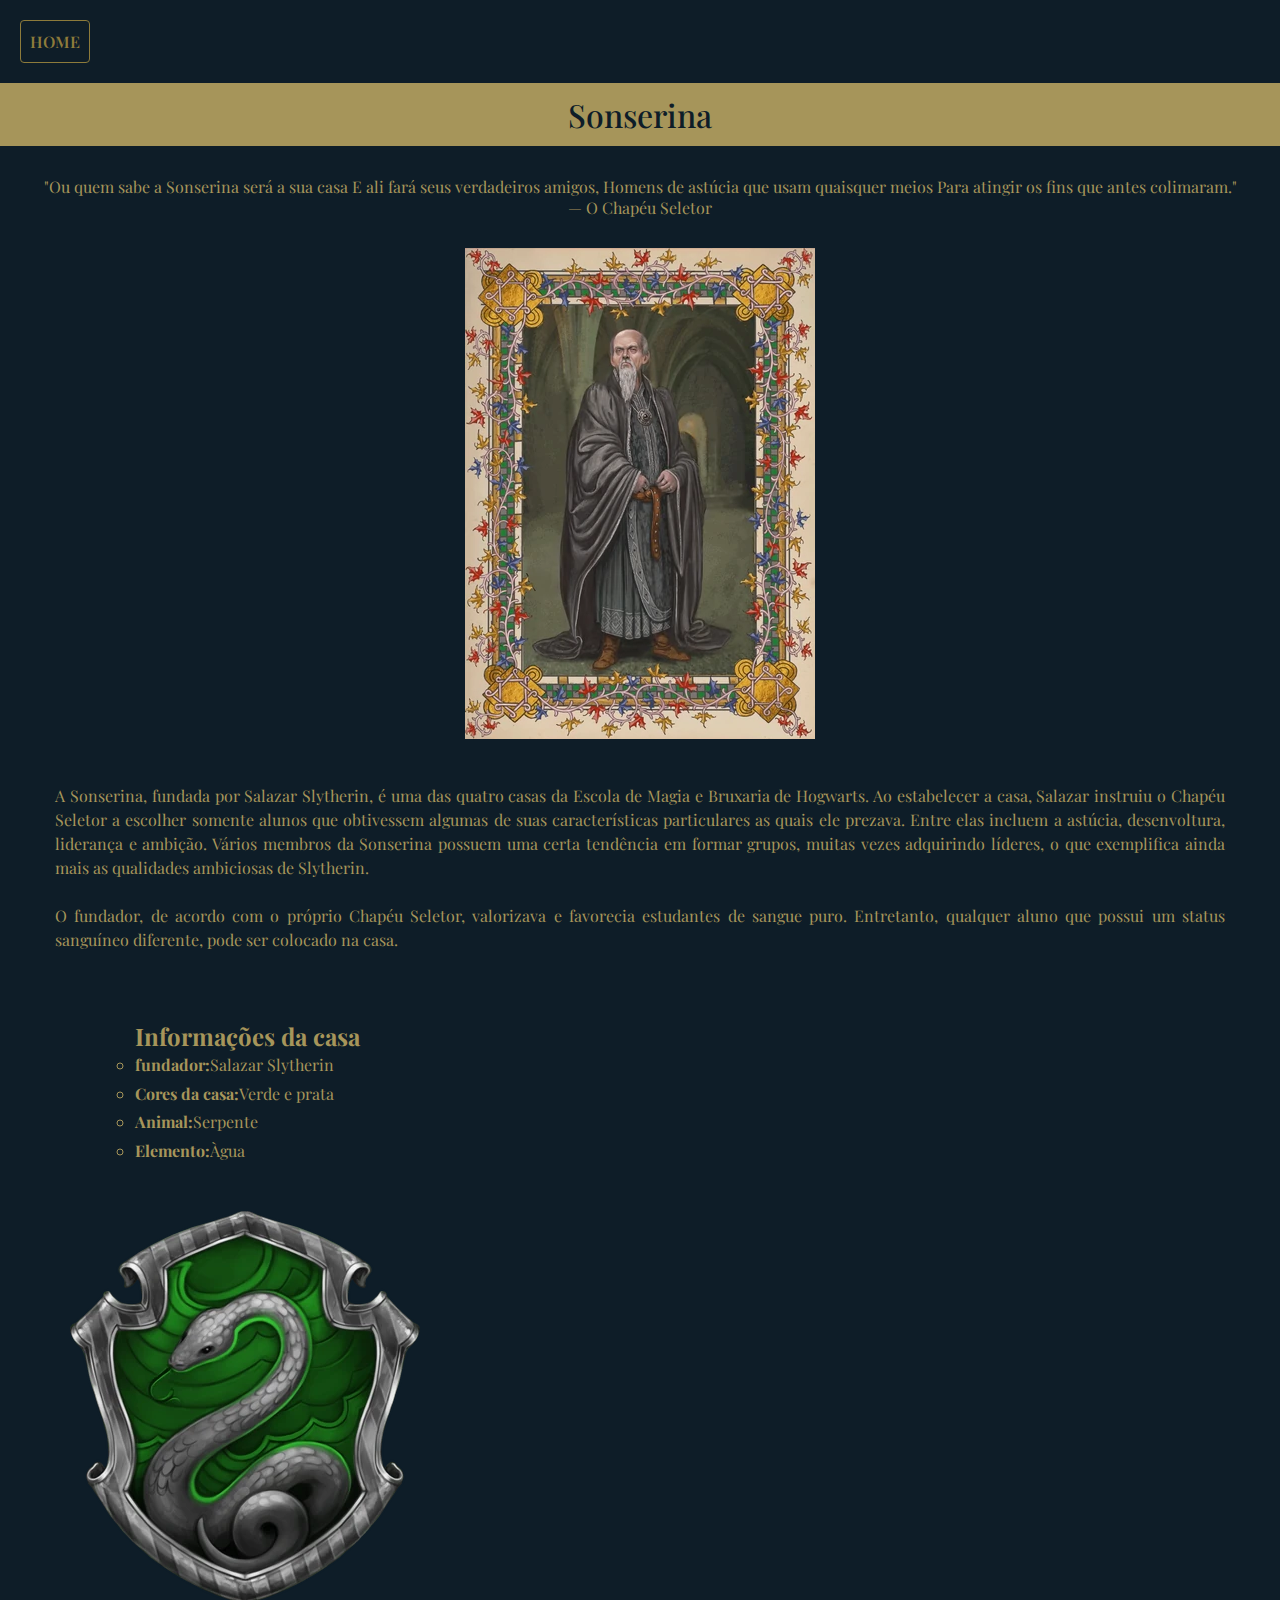
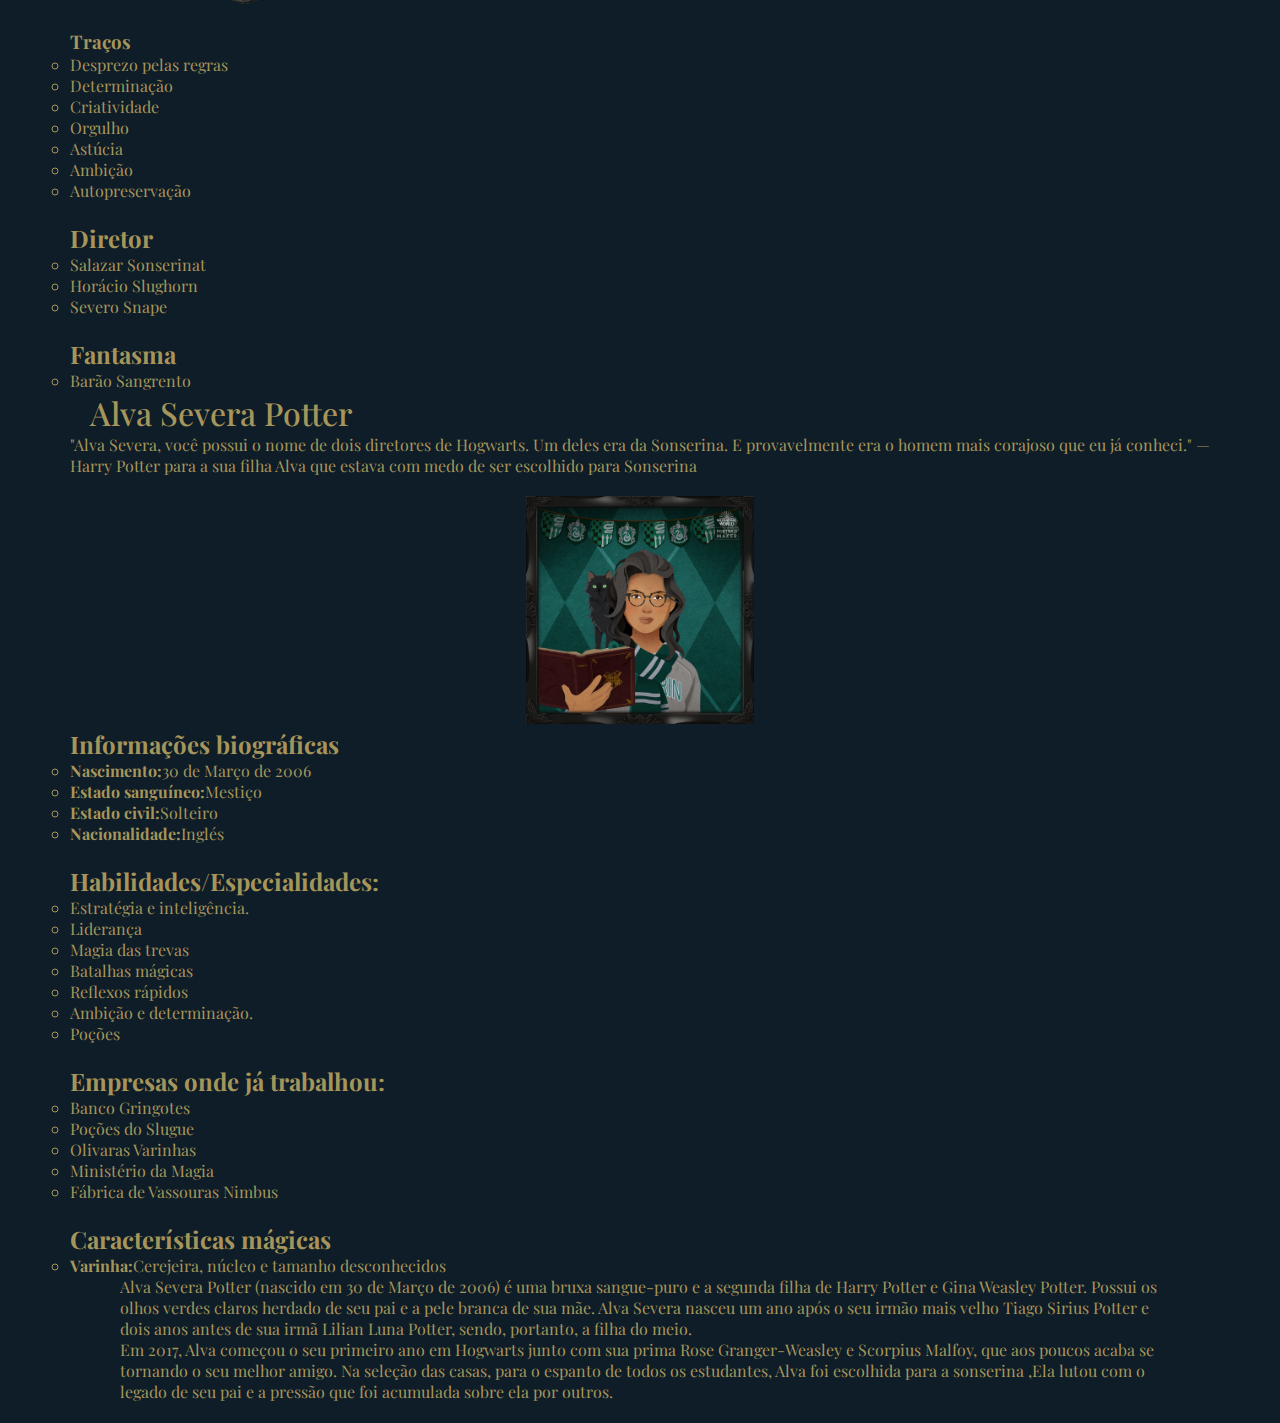
<file: site/equipe/sonserina.html>
<!DOCTYPE html>
<html lang="pt-br">

<head>
    <meta charset="UTF-8">
    <meta http-equiv="X-UA-Compatible" content="IE=edge">
    <meta name="viewport" content="width=device-width, initial-scale=1.0">
    <title>Sonserina</title>

    <link rel="shortcut icon" href="../imagens/icon/sonserina.ico">

    <link rel="stylesheet" href="../style.css">
    
</head>

<body>

    <a href="../index.html">
        <div class="btnVoltar">Home</div>
    </a>
    <div>
        <div id="inicio">
            <h1>Sonserina</h1>

            <p>"Ou quem sabe a Sonserina será a sua casa
                E ali fará seus verdadeiros amigos,
                Homens de astúcia que usam quaisquer meios
                Para atingir os fins que antes colimaram."
                — O Chapéu Seletor</p>
        </div>
    </div>

    <div id="inicio-img">
        <img src="../imagens/fundador.webp" alt="Salazar Slytherin">
    </div>


    <div class="inicio-fundador">
        <div id="inicio-sobre">
            <p>A Sonserina, fundada por Salazar Slytherin, é uma das quatro casas da Escola de Magia e Bruxaria de
                Hogwarts. Ao estabelecer a casa, Salazar instruiu o Chapéu Seletor a escolher somente alunos que
                obtivessem algumas de suas características particulares as quais ele prezava. Entre elas incluem a
                astúcia, desenvoltura, liderança e ambição. Vários membros da Sonserina possuem uma certa tendência em
                formar grupos, muitas vezes adquirindo líderes, o que exemplifica ainda mais as qualidades ambiciosas de
                Slytherin.</p>
            <br>
            <p>O fundador, de acordo com o próprio Chapéu Seletor, valorizava e favorecia estudantes de sangue puro.
                Entretanto, qualquer aluno que possui um status sanguíneo diferente, pode ser colocado na casa.</p>
        </div>
    </div>


    <div class="sonserina-casa">

        <div class="casa-lista">
            <div>
                <h2>Informações da casa</h2>
                <ol style="list-style-type: circle;">
                    <li><strong>fundador:</strong>Salazar Slytherin</li>
                    <li><strong>Cores da casa:</strong>Verde e prata</li>
                    <li><strong>Animal:</strong>Serpente</li>
                    <li><strong>Elemento:</strong>Àgua</li>
                </ol>
            </div>
        </div>

        <div class="Alva-animal"><img src="../imagens/Slytherin.webp" alt="Animal"></div>

        <br>

        <div>
            <h3>Traços</h3>
            <ol style="list-style-type: circle;">
                <li>Desprezo pelas regras</li>
                <li>Determinação</li>
                <li>Criatividade</li>
                <li>Orgulho</li>
                <li>Astúcia</li>
                <li>Ambição</li>
                <li>Autopreservação</li>
            </ol>
        </div>

        <br>

        <div>
            <h2>Diretor</h2>
            <ol style="list-style-type: circle;">
                <li>Salazar Sonserinat</li>
                <li>Horácio Slughorn</li>
                <li>Severo Snape</li>
            </ol>
        </div>

        <br>

        <div>
            <h2>Fantasma</h2>
            <ol style="list-style-type: circle;">
                <li>Barão Sangrento</li>
            </ol>
        </div>

        <div id="Alva">
            <h1>Alva Severa Potter</h1>
            <p>"Alva Severa, você possui o nome de dois diretores de Hogwarts. Um deles era da Sonserina. E
                provavelmente era o homem mais corajoso que eu já conheci."
                — Harry Potter para a sua filha Alva que estava com medo de ser escolhido para Sonserina</p>
        </div>
        <div class="Alva-bio">
            <div class="Alva-img"><img src="../imagens/eu sonserina.png" alt="Alva"></div>
        </div>
        <div class="Alva-lista">
            <h2>Informações biográficas</h2>
            <ol style="list-style-type: circle;">
                <li><strong>Nascimento:</strong>30 de Março de 2006</li>
                <li><strong>Estado sanguíneo:</strong>Mestiço</li>
                <li><strong>Estado civil:</strong>Solteiro</li>
                <li><strong>Nacionalidade:</strong>Inglés</li>
            </ol>

            <br>

            <div>
                <h2>Habilidades/Especialidades:</h2>
                <ol style="list-style-type: circle;">
                    <li>Estratégia e inteligência. </li>
                    <li>Liderança</li>
                    <li>Magia das trevas</li>
                    <li>Batalhas mágicas</li>
                    <li>Reflexos rápidos</li>
                    <li>Ambição e determinação.</li>
                    <li>Poções</li>
                </ol>
            </div>

            <br>

            <div>
                <h2>Empresas onde já trabalhou:</h2>
                <ol style="list-style-type: circle;">
                    <li>Banco Gringotes</li>
                    <li>Poções do Slugue</li>
                    <li>Olivaras Varinhas</li>
                    <li>Ministério da Magia</li>
                    <li>Fábrica de Vassouras Nimbus</li> <br>
                </ol>
            </div>
            

            <h2>Características mágicas</h2>
            <ol style="list-style-type: circle;">
                <li><strong>Varinha:</strong>Cerejeira, núcleo e tamanho desconhecidos</li>
            </ol>
        </div>
        <div class="Alva-sobre">
            <p>Alva Severa Potter (nascido em 30 de Março de 2006) é uma bruxa sangue-puro e a segunda filha de Harry
                Potter e Gina Weasley Potter. Possui os olhos verdes claros herdado de seu pai e a pele branca de sua
                mãe. Alva Severa nasceu um ano após o seu irmão mais velho Tiago Sirius Potter e dois anos antes de sua
                irmã Lilian Luna Potter, sendo, portanto, a filha do meio.</p>
            <p>Em 2017, Alva começou o seu primeiro ano em Hogwarts junto com sua prima Rose Granger-Weasley e Scorpius
                Malfoy, que aos poucos acaba se tornando o seu melhor amigo. Na seleção das casas, para o espanto de
                todos os estudantes, Alva foi escolhida para a sonserina ,Ela lutou com o legado de seu pai e a pressão
                que foi acumulada sobre ela por outros.</p>
            <br>
        </div>
    </div>
</body>

</html>
</file>
<file: listas/style.css>
*{
    box-sizing: border-box;
    font-family: 'Poppins';
    margin: 0;
}

body{
    background: linear-gradient(#051933, #0B3D7A);
    background-repeat: no-repeat;
    min-height: 100vh;
    min-width: 100vh;
    color: #fff;
}
.container{
    display: flex;
    flex-direction: column;
    justify-content: center;
    align-items: center;
    min-height: 100vh;
    padding: 30px;
}
.title{
    background: #db6dbe34;
    margin-bottom: 2%;
    padding: 0px 25px;
    border-radius: 5px;
}
h1{
    font-weight: 500;
    text-align: center;
}
h2{
    font-weight: 300;
    text-transform: uppercase;
    font-size: 1.2em;
}
h2:after{
    content: '';
    display: flex;
    width: 125px;
    height: 1px;
    background: #DB6DBD;
    color: #DB6DBD;
    z-index: 5;
    margin-bottom: 15px;
}

.container-grid{
    width: 71.1%;
    /* border: 1px solid red; */
    display: grid;
    grid-template-columns: 1fr 1fr 1fr 1fr;
    gap: 12px 10px;
}
.box-lista{
    padding: 15px;
    width: 220px;
    border: 1px solid #0F54AA;
    border-radius: 5px;
    transition: 400ms ease-in-out;
}

.box-lista:hover{
    transform: translateY(-12px);
    border: 1px solid #DB6DBD;
    cursor: pointer;
}

.sublist li{ font-weight: 200; }
   
ol.sublist,
ul.sublist{
    padding-left: 25px;
}

ol,ul{ padding-left: 25px; }
</file>
<file: tabelas/style.css>
body{
    font-family: 'Segoe UI', sans-serif;
    min-height: 100vh;
    /* border: 2px solid red; */
    background: url("./istockphoto-1256204385-612x612.jpg") ;
    background-repeat: no-repeat;
    background-size: cover;
    margin: 0;
}
h1{
    text-align: center;
    color: #fff;
}
p{
    text-align: center;
    color: #fff;
    font-style: italic;
    margin-bottom: 20px;
}
.container{
    background-color: rgba(0, 0, 0, 0.721);
    display: flex;
    justify-content: center;
    align-items: center;
    min-height: 100vh;
    flex-direction: column;
    /* border: 1px solid #000; */
}
table{
    border: 1px solid #000;
    border-style: none;
    border-collapse: collapse;
    color: #fff;
    margin-bottom: 20px;
}

td, th{
    padding: 12px 55px;
}

tr:nth-child(even){
    background: #1A1A1A;
}

tr:nth-child(odd){
    background: #333333;
}

td{
    color: rgb(202, 202, 202);
    border: 1.5px solid #434343;
    font-size: 0.7rem;
    text-align: center;
}

th{
    font-weight: 600;
    border: 1.5px solid #E68387;
}

.color1{
    background-color: #E68387;
}
.color2{
    background-color: #DB545A;
}
.color3{
    background-color: #D02341;
}

.compra{
    font-weight: 700;
    font-size: 0.6rem;
    letter-spacing: 1.5px;
    text-transform: uppercase;
    padding: 5px 20px 7px 20px;
}
</file>
<file: desafiosAlura/apiFilmes/style.css>
*{
    margin: 0;
    padding: 0;
    box-sizing: border-box;
    font-family: 'Poppins', sans-serif;
}
.container{
    width: 100%;
    min-height: 100vh;
    background-color: #161730;
    color: #fff;
    padding: 40px;
}
.container h1{
    font-weight: 500;
    text-align: center;
    margin-bottom: 20px;
}

.boxSearch{
    /* border: 1px solid red; */
    width: 520px;
    position: relative;
    margin: 30px auto;
}

.boxSearch input{
    background-color: #ffffff3c;
    border: none;
    border-radius: 5px;
    padding: 14px 40px 14px 12px ;
    width: 520px;
    color: #fff;
}
.boxSearch__icon{
    position: absolute;
    width: 30px;
    top: 50%;
    transform: translateY(-50%);
    width: 30px;
    right: 6px;
}

.boxSearch input:focus { outline: 1px solid  #ffffff60; }

input[type=checkbox] { margin: 10px; }

.boxSearch input::placeholder{
    color: #ffffff6a;
    font-weight: 300;
}

.boxCheck { 
    display: flex;
    justify-content: center;
    align-items: center;
    margin-bottom: 30px;
}

.boxFilmes{
    display: flex;
    width: 90%;
    background-color: #1D1C3B ;
    padding: 30px;
    border-radius: 8px;
    margin: 0 auto 32px auto;
    box-shadow: 8px 9px 16px #00000044;
}

.contentImg{
    border-radius: 50%;
    overflow: hidden;
    height: 139px;
    width: 139px;
    min-width: 139px;
    margin: auto 0;
}

.contentMain__info{ 
    display: flex;
    flex-direction: column;
    justify-content: center;
    min-width: 240px;
    margin-left: 40px;
    max-width: 350px;
    margin-right: 15px;
}

.contentInfo{ 
    display: flex;
    align-items: center;
}

.boxFilmes__content {
    display: flex;
}
.contentImg img { width: 139px; }

.boxFilmes p { font-weight: 200; font-size: 14px; }

.favoritar{
    display: flex;
    justify-content: space-between;
    padding-right: 50px;
    max-width: 220px;
    min-width: 200px;
    margin-top: 14px;
    font-size: 12px;
}

.favoritar .favoritar_estrela{
    display: flex;
    justify-content: center;
}

.favoritar .favoritar_coracao{
    display: flex;
    justify-content: center;
}


.favoritar div img{
    margin-right: 8px;
}
</file>
<file: desafiosAlura/netflix/src/style.css>
*{
    margin: 0;
    padding: 0;
    box-sizing: border-box;
    font-family: 'Segoe UI', sans-serif;
}
.container{
    background-image: url(./img/banner1.png);
    background-repeat: no-repeat;
    background-size: cover;
    min-height: 100vh;
}
.menu{ 
    position: relative;
    display: flex;
    width: 100%;
    padding: 20px 35px;
     /* border: 1px solid red; */
    height: 25vh;
    z-index: 2;
    justify-content: space-between ;
}
.menu::before{
    content: '';
    top: 0;
    left: 0;
    background: linear-gradient(#000, #000000d8, #000000af, #00000085, #0000003d, #00000000);
    height: 100%;
    width: 100%;
    position: absolute;
    z-index: -1;
}
.menu_home{
    /* border: 1px solid blue; */
    display: flex;
    justify-content: space-between;
}

.menu{
    display: flex;
    align-items: flex-start;
}

.list_home{
    display: flex;
    padding: 0;
    height: 100%;
    padding: 10px 40px;
    /* border: 1px solid blue; */
}

.list_home li{
    color: #fff;
    padding: 0 10px;
    list-style: none;
}
.menu img{
   width: 150px;
   display: block;
}
.menu_perfil img{
    width: 30px;
    border-radius: 3px;
}
.header_mainTxt{
    width: 50vw;
    margin: 0 40px;
}

.header_mainTxt p{
    padding: 10px 0;
    width: 70%;
    color: #fff;
}

.header_mainTxt img{
    width: 70%;
}

.header_btn{
    display: flex;
    margin-top: 20px;
    width: 70%;
}

.btn_assistir{
    background-color: #fff;
    font-weight: bolder;
    padding: 10px 45px;
    border-radius: 3px;
    display: flex;
    align-items: center;
    justify-content: center;
    margin-right: 15px;
}

.btn_assistir img{
    width: 22px;
    padding-right: 8px;
}

.btn_info{
    background-color: #ffffff27;
    color: #fff;
    font-weight: bold;
    padding: 10px 45px;
    border-radius: 3px;
    display: flex;
    align-items: center;
    justify-content: center; 
}

.btn_info img{
    width: 25px;
    padding-right: 8px;
}
</file>
<file: site/style.css>
@import url('https://fonts.googleapis.com/css2?family=Playfair+Display:ital,wght@0,400;0,500;0,600;0,700;0,800;0,900;1,400;1,500;1,600;1,700;1,800;1,900&display=swap');

*{
    margin: 0;
    padding: 0;
    box-sizing: border-box;
    font-family: 'Playfair Display', serif;
}

a{
    text-decoration: none;
}

body{
    background-color: #0e1d28;
    color: #a6955a;
    /* background-image: url(https://static3.tcdn.com.br/files/1035637/themes/83/img/background_harry_azul_marinho.jpg?42524db…); */
}

h1{
    font-weight: 500;
}

.body-home{
    background-image: url(https://static3.tcdn.com.br/files/1035637/themes/83/img/background_harry_azul_marinho.jpg?42524db…);
}

.body-wrapper{ display: flex; }

.container{
    min-height: 100vh;
    justify-content: center;
    align-items: center;
}

.casas-ul{
    display: grid;
    grid-template-columns: 1fr 1fr 1fr 1fr;
}

@media screen and (max-width: 1000px) {
    .casas-ul{ grid-template-columns: 1fr 1fr; }
}

@media screen and (max-width: 665px) {
    .casas-ul{ grid-template-columns: 1fr; }
}

.casas-ul li{
    list-style: none;
}

.container{
    display: flex;
    flex-direction: column;
    justify-content: center;
    align-items: center;
}
.row{
    display: flex;
}
.casa-comunal{
    max-width: 310px;
    height: 380px;
    padding: 5px;
}
.casa-img{
    width: 100%;
    height: 100%;
    position: relative;
    display: flex;
    overflow: hidden;
}

.head{
    display: flex;
    align-items: center;
    justify-content: center;
    margin: 30px 0;
    width: 80vw;
}
.line-head{
    background-color: #a6955a;
    width: 100%;
    height: 1.5px;
}
.img-head{
    display: flex;
    align-items: center;
    padding: 0 20px;
    width: 150%;
    justify-content: center;
}
.img-head img{
    width: 60px;
    padding: 0 15px 0 0;
}
.img-head span{
    display: block;
    font-size: 1.4rem;
    width: 100%;
}

.grifinoria .casa-img{ background-color: #853225; }

.sonserina .casa-img{ background-color: #334d3e; }

.lufa-lufa .casa-img{ background-color: #d5a736; }

.corvinal .casa-img{ background-color: #465489; }


.casa-line{
    content: "";
    position: absolute;
    left: 15px;
    top: 15px;
    right: 15px;
    bottom: 15px;
    border: 2px solid #a6955a;
    display: flex;
    z-index: 0;
}
.casa-img:hover{
    transition:  0.5s ease-in-out ;
    box-shadow: inset 20px 20px 50px rgba(0, 0, 0, 0.37);
}
.img{
    display: flex;
    z-index: 2;
    position: relative;
    left: -35px;
    transition: 0.5s ease-in-out;
}
.img:hover{
    transform: scale(1.08);
}
.casa-nome{
    position: absolute;
    display: flex;
    bottom: 20px;
    left: 25px;
    z-index: 999;
    width: 100%;
    color: #a6955a;
}

.nome-lufa-lufa{
    position: absolute;
    display: flex;
    bottom: 20px;
    left: 105px;
    z-index: 999;
    width: 100%;
    color: #8d7b3b;
}

.casa-nome,.nome-lufa-lufa span {
    text-transform: uppercase;
    font-size: 2em;
    display: flex;
    z-index: 6;
}

.hogwarts{
    margin: 20px 0;
    width: 300px;
    
    color: #a6955a;
    display: flex;
    align-items: center;
    justify-content: center;
    font-size: 1.8em;
    padding: 4px 0;
    transition: 300ms ease-in-out;
}

.hogwarts:hover{
    cursor: pointer;
    background-color: #a6965a1a;
}

.hogwarts-line{
    display: flex;
    align-items: center;
    justify-content: center;  
    border: 2px solid #8d7b3b;
    width: 290px;
    height: 55px;
    padding-bottom: 5px;
}

.hogwarts-line span{
    display: block;
    padding: 0 20px;
}

.btnVoltar{
    /* background: #a6955a; */
    text-transform: uppercase;
    border: 1px solid #8d7b3b;
    border-radius: 4px;
    color: #8d7b3b;
    width: 70px;
    padding: 10px;
    font-weight: 600;
    display: flex;
    justify-content: center;
    margin: 20px 0 20px 20px;
    transition: 300ms ease-in-out;
}

.btnVoltar:hover{
    background: #a6955a;
    color: #0e1d28;
}

h1{
    padding-left: 20px;
}

/**** Nathy ****/
#inicio > h1 {
    text-align: center;
    padding: 10px;
    background-color: #a6955a;
    color: #0e1d28;
}

div#inicio > p {
    text-align: center;
    padding: 15px 20px;
    margin: 15px;
}

div#inicio-img {
    display: flex;
    justify-content: center;
    align-items: center;
}

div#inicio-img > figure > img {
    border-radius: 30px;
}

div.inicio-fundador {
    display: flex;
    justify-content: center;
    line-height: 1.5em;
    padding: 15px 20px;
}

div#inicio-sobre {
    text-align: justify;
    padding: 15px 20px;
    margin: 15px;
}

div#casa {
    display: flex;
    justify-content: center;
    padding: 50px 20px;
    margin: 15px;
}

div#casa > div > img {
    border-radius: 50px;
    max-width: 100%;
    height: auto;
    padding: 15px 20px;
}

div.casa-lista {
    line-height: 1.8em;
    padding: 10px 50px;
    margin: 15px;
}

div#hermione > h1 {
    text-align: center;
    padding: 10px;
    background-color: #a6955a;
    color: #0e1d28;
}

div#hermione > p {
    text-align: center;
    padding: 15px 20px;
    margin: 15px;
}

div.hermione-bio {
    display: flex;
    justify-content: center;
    line-height: 1.5em;
    padding: 15px 20px;
}

div.hermione-bio > div > img {
    border-radius: 30px;
    max-width: 100%;
    height: auto;
    padding: 15px 20px;
}

div.hermione-lista {
    padding: 20px 50px;
    margin: 15px;
    line-height: 1.8em;
}

div.hermione-sobre {
    text-align: justify;
    padding: 15px 20px;
    margin: 15px; 
}

footer {
    padding-top: 30px;
}

footer > div#eu {
    display: flex;
    justify-content: center;
    padding: 15px 20px;
}

footer > div > h2 {
    text-align: center;
    padding: 15px 20px;
    background-color: #a6955a;
    color: #0e1d28

}

footer > div#eu > img {
    border-radius: 30px;
    margin-top: 20px;
}


/**** Jéssica ****/
#inicio>h1 {
    text-align: center;
    padding: 10px;
    background-color: #a6955a;
    color: #0e1d28;
}

div#inicio>p {
    text-align: center;
    padding: 15px 20px;
    margin: 15px;
}

div#inicio-img {
    display: flex;
    justify-content: center;
    align-items: center;
}

div#inicio-img>figure>img {
    border-radius: 30px;
}

div.inicio-fundador {
    display: flex;
    justify-content: center;
    line-height: 1.5em;
    padding: 15px 20px;
}

div#inicio-sobre {
    text-align: justify;
    padding: 15px 20px;
    margin: 15px;
}

div#casa {
    text-align: center;
}

.Alva-img {
    text-align: center;
    margin-top: 20px;
}
.Alva-bio img {
   width: 20%;
  }
  .Alva-img {
    text-align: center;
    margin-top: 20px;
}
.Alva-bio img {
    width: 20%;
  } 
  .Alva-animal img{
    margin-top: 20px;
  } 
  .Alva-sobre p{
    padding-left: 50px;
    padding-right: 50px;
  }

.sonserina-casa{
    max-width: 1140px;
    display: flex;
    flex-direction: column;
    margin: 0 auto;
}

/**** Zuza ****/

/* .container-lufa-lufa{
    border: 1px solid red;
} */
.casa-titulo{
    font-weight: 400;
    padding: 10px 0;
    margin: 20px 0;
    border-top: 1px solid  #dbad38;
    border-bottom: 1px solid  #dbad38;
    text-align: center;
}

.h1-newt{
    text-transform: uppercase;
    font-size: 2rem;
    max-width: 1300px;  
    margin: 20px auto;
    color: #dbad38;
    /* border: 1px solid red; */
}

.container-ul{
    /* border: 1px solid rgb(0, 255, 42); */
    display: flex;    
    max-width: 1300px;  
    margin: 0px auto;
    justify-content: space-between ;
    padding-bottom: 20px;
}

.container-ul img{
    width: 302px;
    border-radius: 8px;
}

.container-ul-citacao{
    font-style: italic;
    font-weight: 400;
    font-family: 'Segoe UI', sans-serif;
    width: 380px; 
    font-size: 15px;
    text-align: justify;
    line-height: 150%;
    /* border: 1px solid red; */
}

.container-ul-p{
    margin-top: 20px;
    font-weight: 400;
    font-family: 'Segoe UI', sans-serif;
    width: 380px;
    font-size: 15px;
    line-height: 150%;
    text-align: justify;
    /* border: 1px solid green; */
}

.col-historia{
    width: 250px;
    text-align: justify;
    font-size: 16.1px;
    /* border: 1px solid pink; */
}

.container-baixo{
    position: absolute;
    padding: 19px 0 0 0px;
    width: 710px;
    text-align: justify;
}

.p-lista-newt{
    margin-bottom: 15px;
}
.img-animais img{
    width: 250px;
    margin-top: 45px;
}
.lufa-lufa__img img{
    margin: 30px 0 0 20px;
    width: 200px;
}
.home-lufa{
    text-align: justify;
    margin-right: 30px;
    padding: 0;
}

.p-justify{
    text-align: justify;
    margin-right: 30px;
}
.habilidades-newt li{
    padding: 10px 0;
}
.bold-newt{
    font-weight: 700;
    color: #dbad38;
}

.container-hogwarts{
    padding: 30px;
}

.container-hogwarts p{
    text-transform: uppercase;
    padding: 20px 0 10px 0;
}

/**** Letícia ****/

.ol-corvinal{
    text-align: center;
}
</file>
